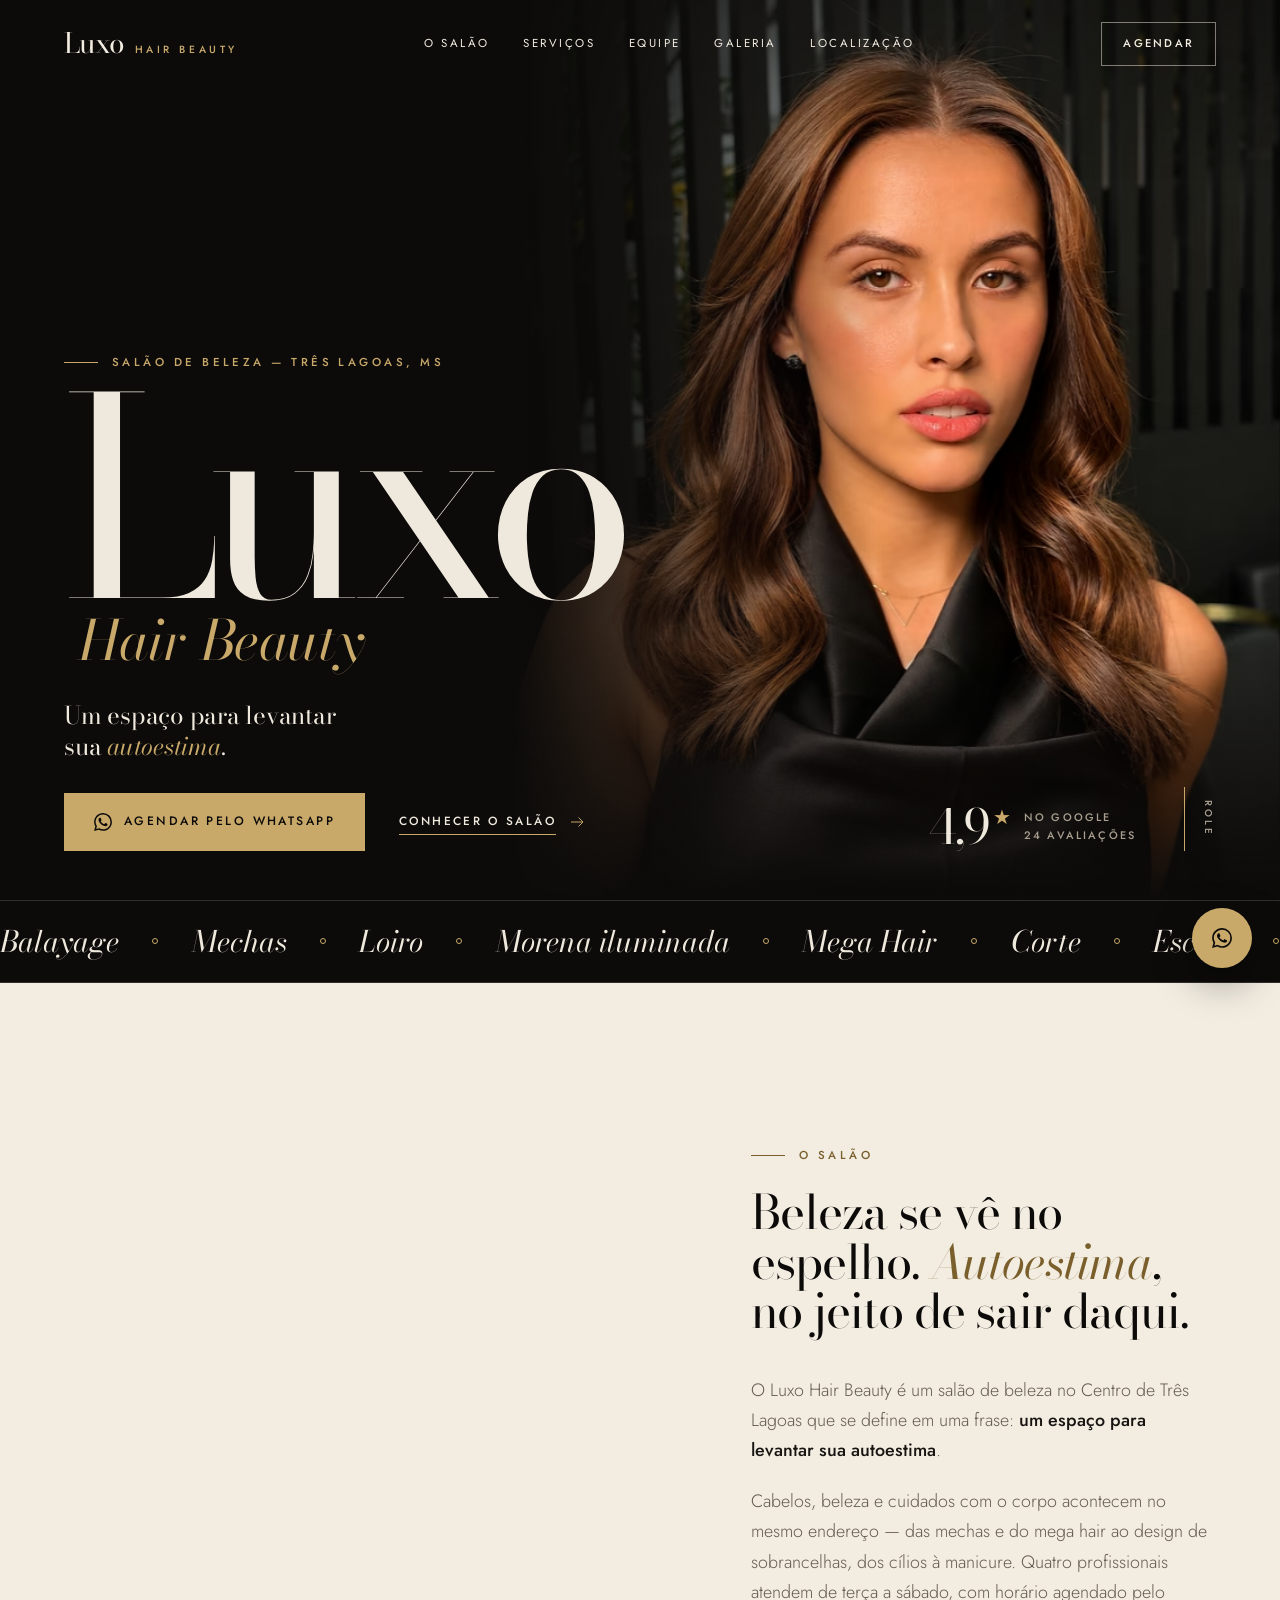
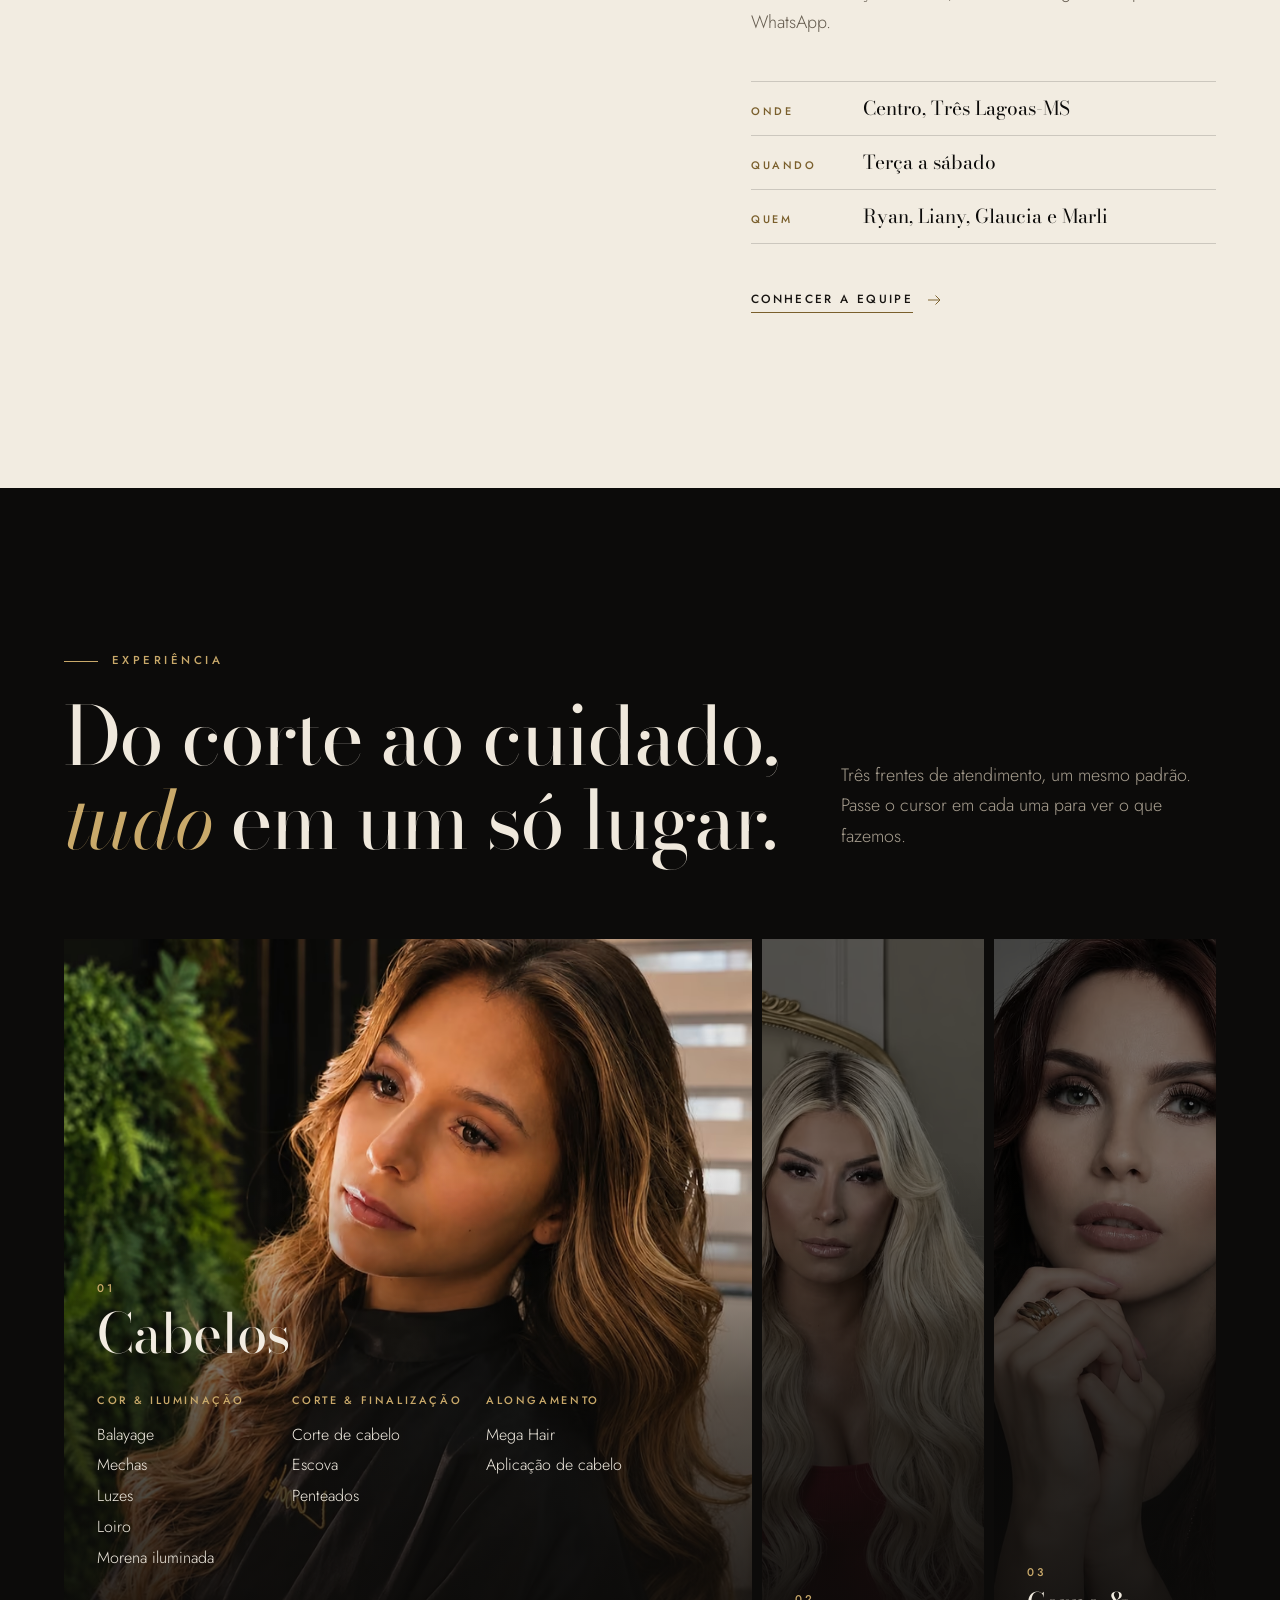
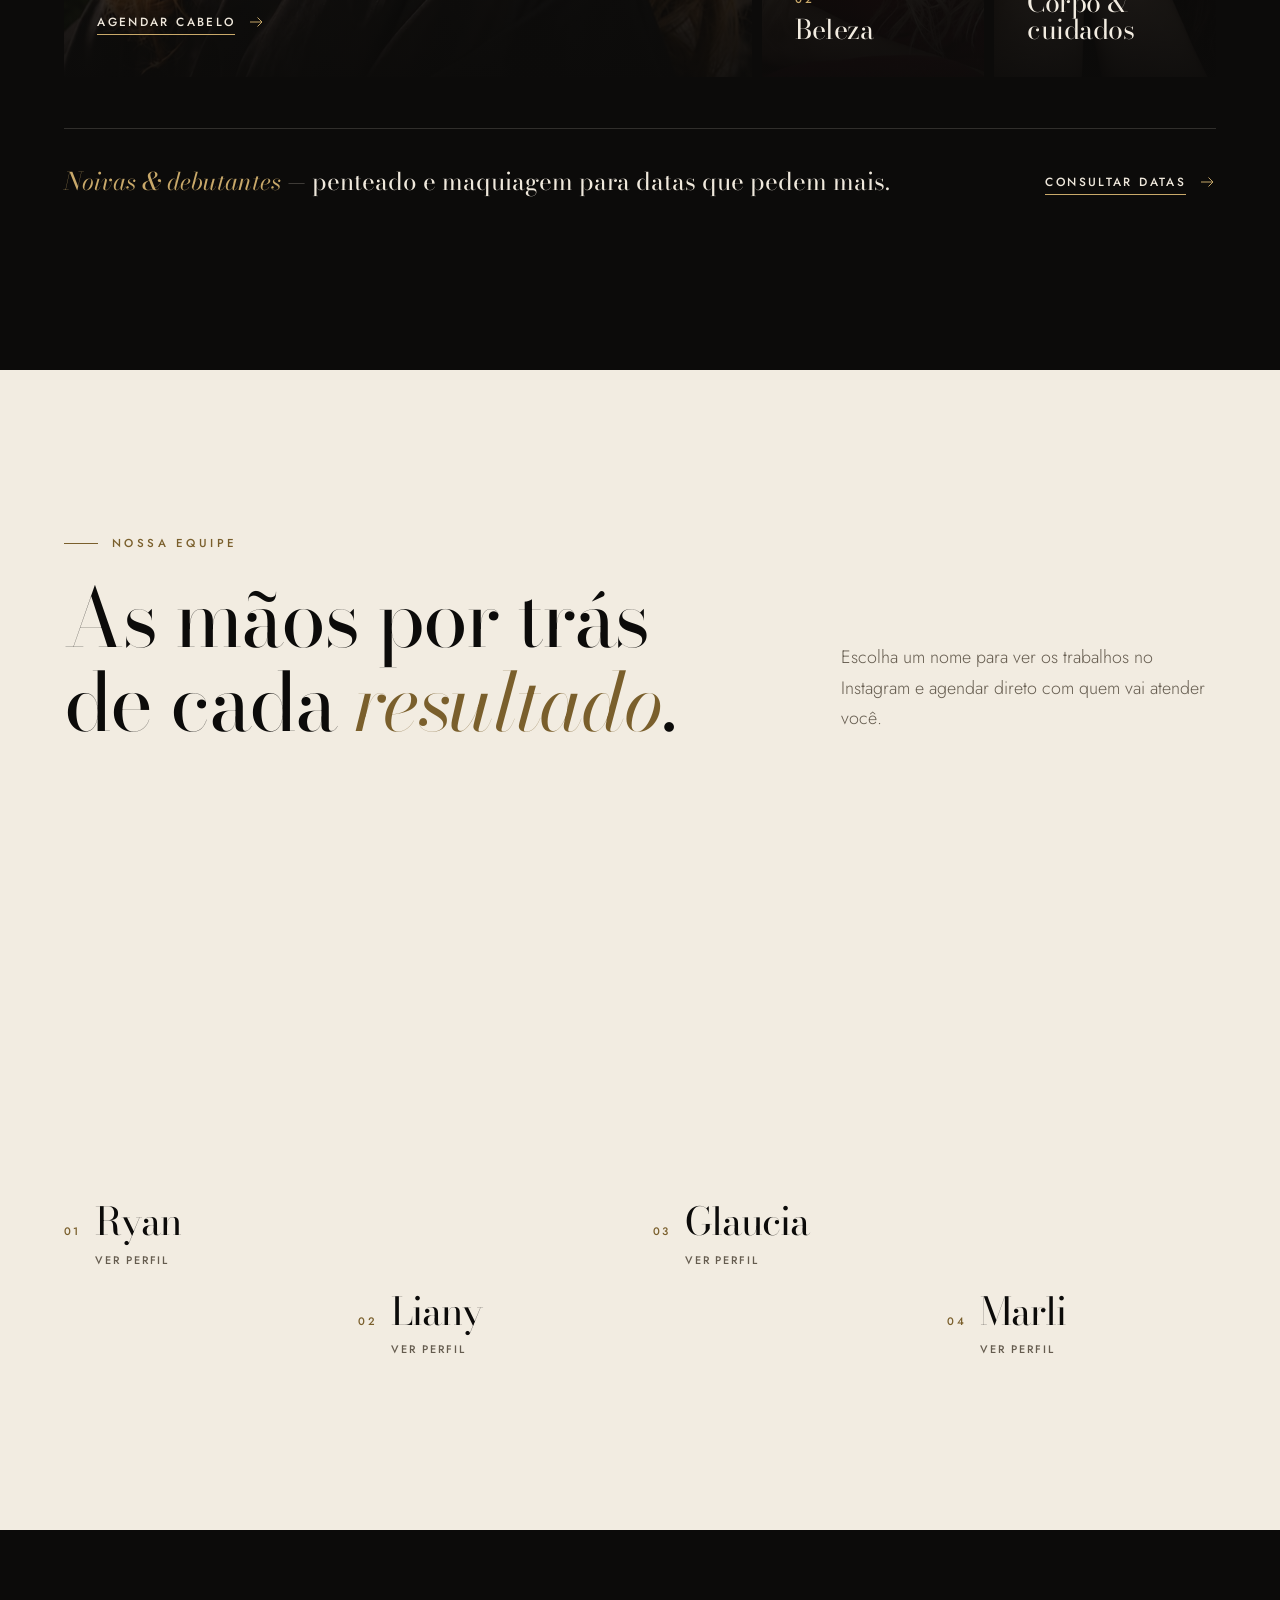
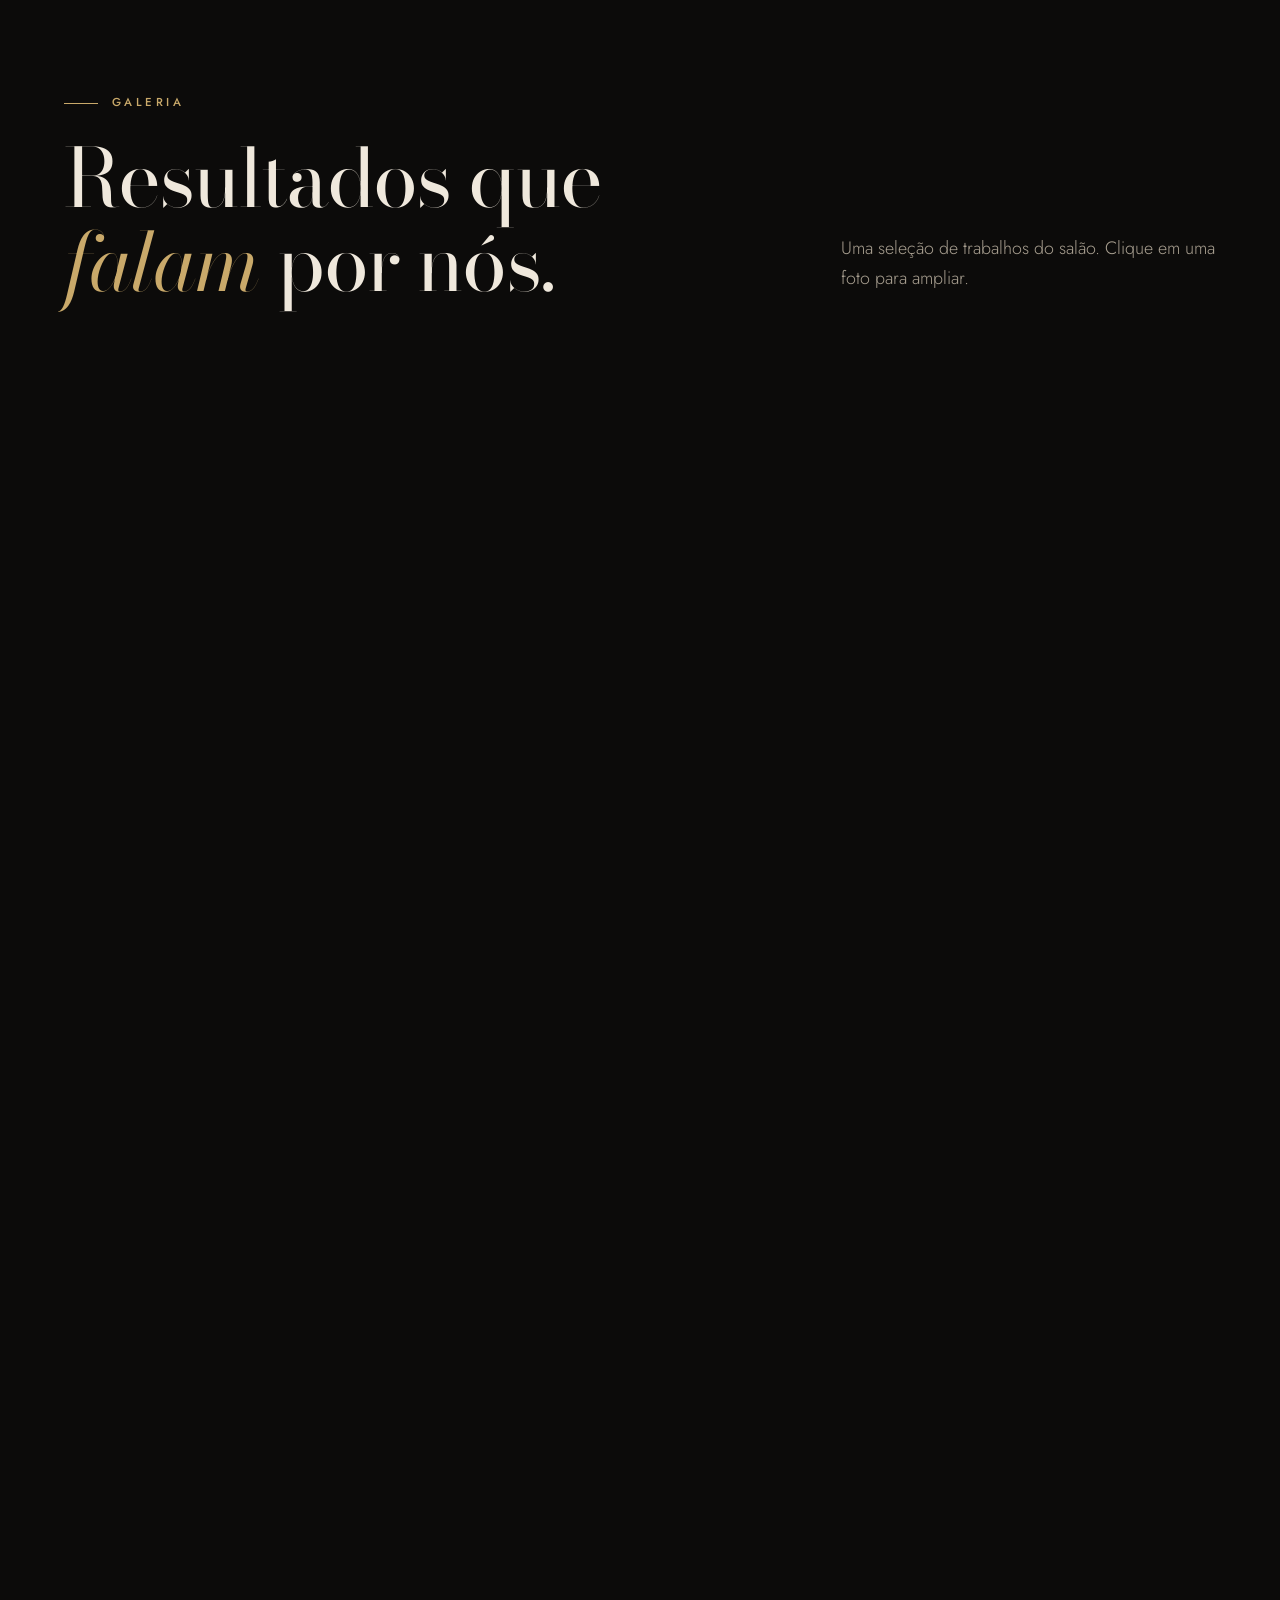
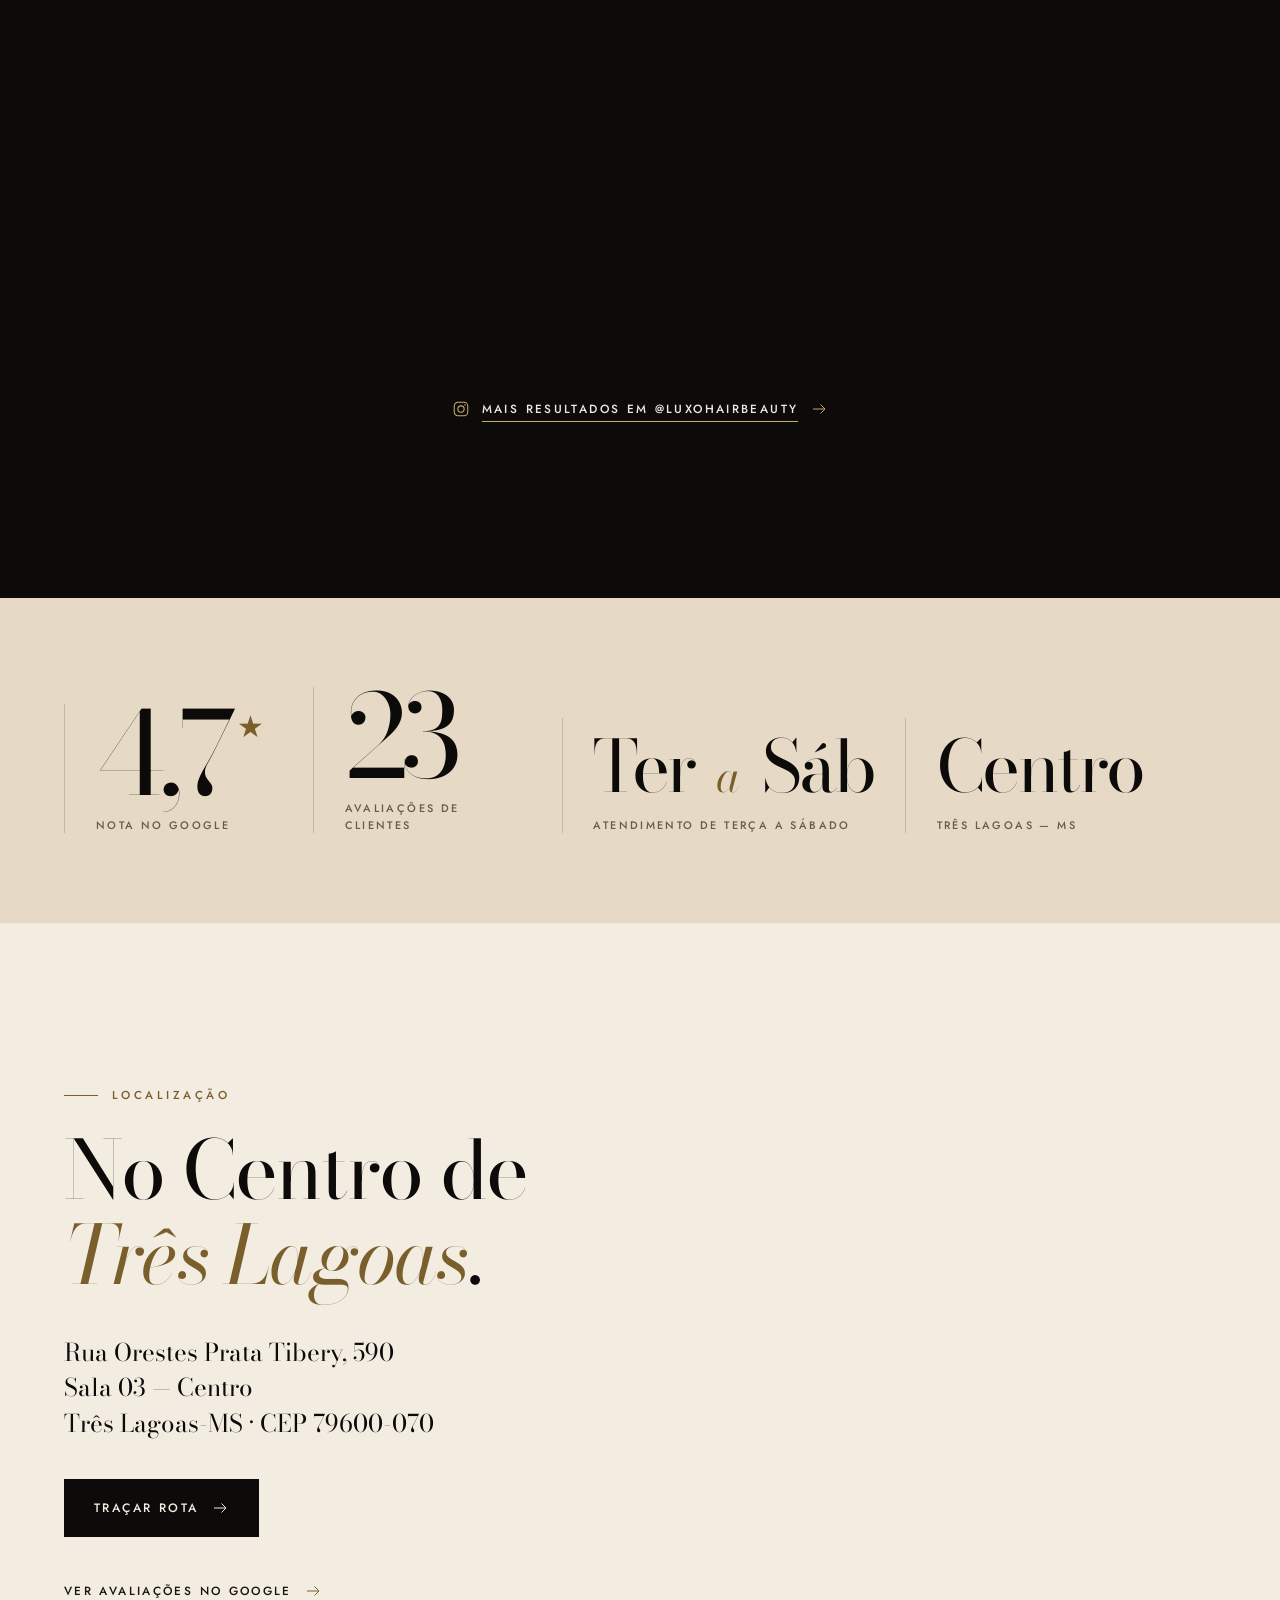
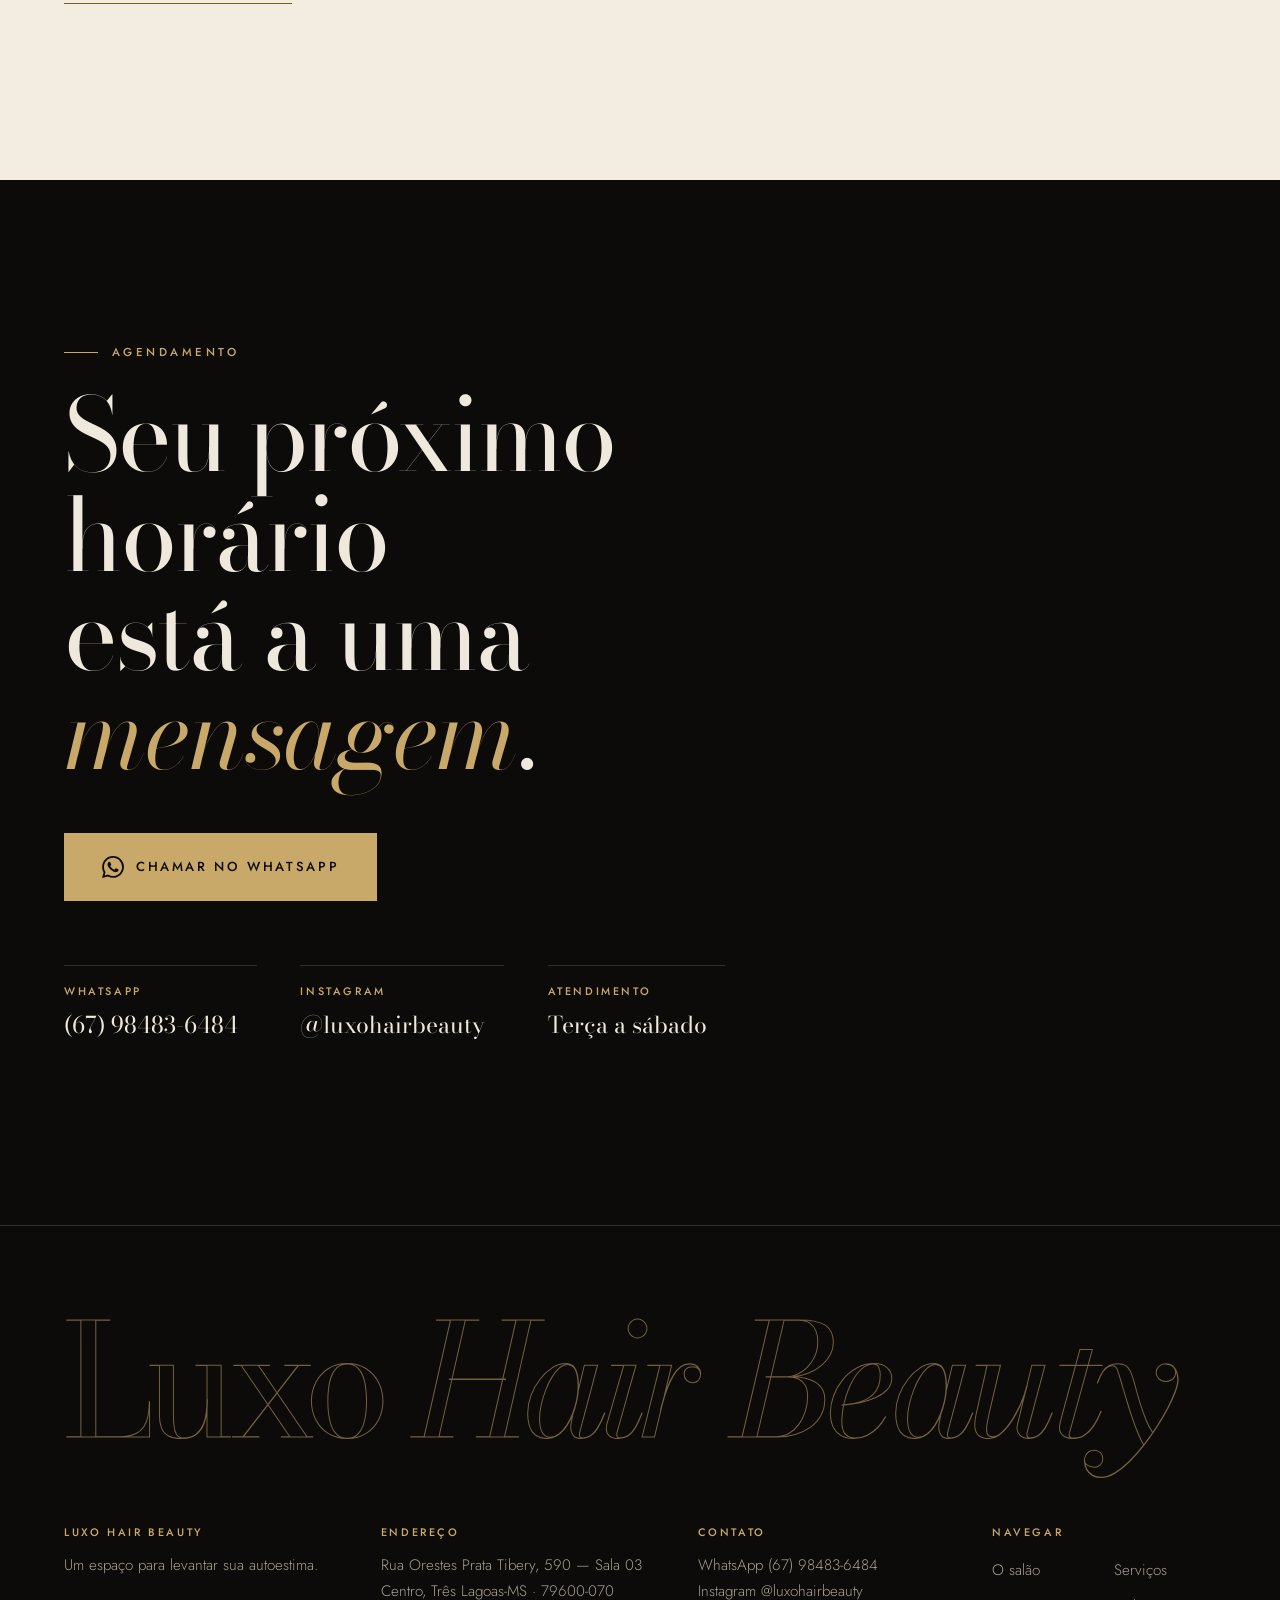
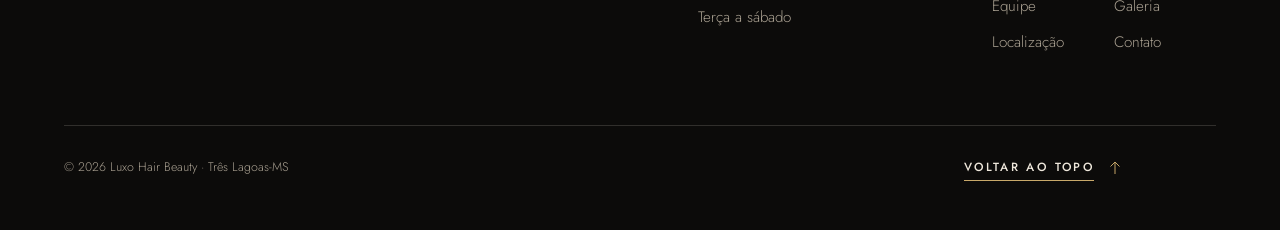
<file: index.html>
<!doctype html>
<html lang="pt-BR">
<head>
  <meta charset="utf-8">
  <meta name="viewport" content="width=device-width, initial-scale=1, viewport-fit=cover">
  <title>Luxo Hair Beauty — Salão de beleza em Três Lagoas-MS</title>
  <meta name="description" content="Salão de beleza em Três Lagoas-MS: mechas, loiro, mega hair, corte, sobrancelhas, cílios, maquiagem e manicure. Nota 4,9 no Google. Agende pelo WhatsApp.">
  <meta name="theme-color" content="#0c0b0a">
  <meta name="format-detection" content="telephone=no">
  <link rel="canonical" href="https://gs0275297-afk.github.io/Luxo-Hair-Beauty/">

  <meta property="og:type" content="website">
  <meta property="og:locale" content="pt_BR">
  <meta property="og:site_name" content="Luxo Hair Beauty">
  <meta property="og:title" content="Luxo Hair Beauty — Salão de beleza em Três Lagoas-MS">
  <meta property="og:description" content="Um espaço para levantar sua autoestima. Cabelos, beleza e cuidados no Centro de Três Lagoas. Agende pelo WhatsApp.">
  <meta property="og:url" content="https://gs0275297-afk.github.io/Luxo-Hair-Beauty/">
  <meta property="og:image" content="https://gs0275297-afk.github.io/Luxo-Hair-Beauty/assets/og-image.jpg">
  <meta property="og:image:width" content="1200">
  <meta property="og:image:height" content="630">
  <meta property="og:image:alt" content="Luxo Hair Beauty — salão de beleza em Três Lagoas-MS">
  <meta name="twitter:card" content="summary_large_image">

  <link rel="icon" href="favicon.ico" sizes="48x48">
  <link rel="icon" type="image/png" sizes="32x32" href="assets/favicon-32.png">
  <link rel="apple-touch-icon" href="assets/apple-touch-icon.png">
  <link rel="manifest" href="site.webmanifest">

  <script>document.documentElement.classList.add('js')</script>

  <link rel="preload" as="image" type="image/avif" fetchpriority="high"
        imagesrcset="assets/img/castanho-iluminado-ondas-480.avif 480w, assets/img/castanho-iluminado-ondas-800.avif 800w, assets/img/castanho-iluminado-ondas-1254.avif 1254w"
        imagesizes="(max-width: 899px) 135vw, 62vw">
  <link rel="preconnect" href="https://fonts.googleapis.com">
  <link rel="preconnect" href="https://fonts.gstatic.com" crossorigin>
  <link rel="stylesheet" href="https://fonts.googleapis.com/css2?family=Bodoni+Moda:ital,opsz,wght@0,6..96,400..500;1,6..96,400..500&family=Jost:wght@300;400;500&display=swap">
  <link rel="stylesheet" href="assets/css/style.css">

  <script type="application/ld+json">
  {
    "@context": "https://schema.org",
    "@type": "BeautySalon",
    "@id": "https://gs0275297-afk.github.io/Luxo-Hair-Beauty/#salao",
    "name": "Luxo Hair Beauty",
    "slogan": "Um espaço para levantar sua autoestima",
    "description": "Salão de beleza no Centro de Três Lagoas-MS: cabelos, sobrancelhas, cílios, maquiagem, manicure, depilação e cuidados com o corpo.",
    "url": "https://gs0275297-afk.github.io/Luxo-Hair-Beauty/",
    "image": "https://gs0275297-afk.github.io/Luxo-Hair-Beauty/assets/og-image.jpg",
    "logo": "https://gs0275297-afk.github.io/Luxo-Hair-Beauty/assets/icon-512.png",
    "telephone": "+55-67-98483-6484",
    "address": {
      "@type": "PostalAddress",
      "streetAddress": "Rua Orestes Prata Tibery, 590, Sala 03",
      "addressLocality": "Três Lagoas",
      "addressRegion": "MS",
      "postalCode": "79600-070",
      "addressCountry": "BR"
    },
    "areaServed": { "@type": "City", "name": "Três Lagoas" },
    "openingHours": "Tu-Sa",
    "hasMap": "https://www.google.com/maps/search/?api=1&query=Luxo%20Hair%20Beauty%2C%20Rua%20Orestes%20Prata%20Tibery%2C%20590%2C%20Tr%C3%AAs%20Lagoas%20-%20MS",
    "sameAs": ["https://www.instagram.com/luxohairbeauty/"],
    "contactPoint": {
      "@type": "ContactPoint",
      "contactType": "reservations",
      "telephone": "+55-67-98483-6484",
      "availableLanguage": "Portuguese"
    },
    "employee": [
      { "@type": "Person", "name": "Ryan" },
      { "@type": "Person", "name": "Liany" },
      { "@type": "Person", "name": "Glaucia" },
      { "@type": "Person", "name": "Marli" }
    ],
    "hasOfferCatalog": {
      "@type": "OfferCatalog",
      "name": "Serviços",
      "itemListElement": [
        {
          "@type": "OfferCatalog",
          "name": "Cabelos",
          "itemListElement": [
            { "@type": "Offer", "itemOffered": { "@type": "Service", "name": "Balayage" } },
            { "@type": "Offer", "itemOffered": { "@type": "Service", "name": "Mechas" } },
            { "@type": "Offer", "itemOffered": { "@type": "Service", "name": "Luzes" } },
            { "@type": "Offer", "itemOffered": { "@type": "Service", "name": "Loiro" } },
            { "@type": "Offer", "itemOffered": { "@type": "Service", "name": "Morena iluminada" } },
            { "@type": "Offer", "itemOffered": { "@type": "Service", "name": "Corte de cabelo" } },
            { "@type": "Offer", "itemOffered": { "@type": "Service", "name": "Escova" } },
            { "@type": "Offer", "itemOffered": { "@type": "Service", "name": "Penteados" } },
            { "@type": "Offer", "itemOffered": { "@type": "Service", "name": "Mega Hair" } },
            { "@type": "Offer", "itemOffered": { "@type": "Service", "name": "Aplicação de cabelo" } }
          ]
        },
        {
          "@type": "OfferCatalog",
          "name": "Beleza",
          "itemListElement": [
            { "@type": "Offer", "itemOffered": { "@type": "Service", "name": "Design de sobrancelhas" } },
            { "@type": "Offer", "itemOffered": { "@type": "Service", "name": "Design de sobrancelhas com linha" } },
            { "@type": "Offer", "itemOffered": { "@type": "Service", "name": "Brow lamination" } },
            { "@type": "Offer", "itemOffered": { "@type": "Service", "name": "Alongamento de cílios" } },
            { "@type": "Offer", "itemOffered": { "@type": "Service", "name": "Maquiagem" } }
          ]
        },
        {
          "@type": "OfferCatalog",
          "name": "Corpo e cuidados",
          "itemListElement": [
            { "@type": "Offer", "itemOffered": { "@type": "Service", "name": "Manicure" } },
            { "@type": "Offer", "itemOffered": { "@type": "Service", "name": "Pedicure" } },
            { "@type": "Offer", "itemOffered": { "@type": "Service", "name": "Spa dos pés" } },
            { "@type": "Offer", "itemOffered": { "@type": "Service", "name": "Depilação a laser" } },
            { "@type": "Offer", "itemOffered": { "@type": "Service", "name": "Depilação com cera" } },
            { "@type": "Offer", "itemOffered": { "@type": "Service", "name": "Massagem" } },
            { "@type": "Offer", "itemOffered": { "@type": "Service", "name": "Tratamentos para acne" } }
          ]
        }
      ]
    }
  }
  </script>
</head>

<body>
  <a class="skip" href="#conteudo">Pular para o conteúdo</a>

  <svg width="0" height="0" style="position:absolute" aria-hidden="true" focusable="false">
    <symbol id="i-wa" viewBox="0 0 24 24"><path fill="currentColor" d="M17.472 14.382c-.297-.149-1.758-.867-2.03-.967-.273-.099-.471-.148-.67.15-.197.297-.767.966-.94 1.164-.173.199-.347.223-.644.075-.297-.15-1.255-.463-2.39-1.475-.883-.788-1.48-1.761-1.653-2.059-.173-.297-.018-.458.13-.606.134-.133.298-.347.446-.52.149-.174.198-.298.298-.497.099-.198.05-.371-.025-.52-.075-.149-.669-1.612-.916-2.207-.242-.579-.487-.5-.669-.51-.173-.008-.371-.01-.57-.01-.198 0-.52.074-.792.372-.272.297-1.04 1.016-1.04 2.479 0 1.462 1.065 2.875 1.213 3.074.149.198 2.096 3.2 5.077 4.487.709.306 1.262.489 1.694.625.712.227 1.36.195 1.871.118.571-.085 1.758-.719 2.006-1.413.248-.694.248-1.289.173-1.413-.074-.124-.272-.198-.57-.347m-5.421 7.403h-.004a9.87 9.87 0 01-5.031-1.378l-.361-.214-3.741.982.998-3.648-.235-.374a9.86 9.86 0 01-1.51-5.26c.001-5.45 4.436-9.884 9.888-9.884 2.64 0 5.122 1.03 6.988 2.898a9.825 9.825 0 012.893 6.994c-.003 5.45-4.437 9.884-9.885 9.884m8.413-18.297A11.815 11.815 0 0012.05 0C5.495 0 .16 5.335.157 11.892c0 2.096.547 4.142 1.588 5.945L.057 24l6.305-1.654a11.882 11.882 0 005.683 1.448h.005c6.554 0 11.89-5.335 11.893-11.893a11.821 11.821 0 00-3.48-8.413z"/></symbol>
    <symbol id="i-ig" viewBox="0 0 24 24"><g fill="none" stroke="currentColor" stroke-width="1.4"><rect x="3" y="3" width="18" height="18" rx="5"/><circle cx="12" cy="12" r="4.2"/></g><circle cx="17.3" cy="6.7" r="1" fill="currentColor"/></symbol>
    <symbol id="i-arrow" viewBox="0 0 24 24"><path fill="none" stroke="currentColor" stroke-width="1.3" d="M4 12h16m-6-6 6 6-6 6"/></symbol>
    <symbol id="i-close" viewBox="0 0 24 24"><path fill="none" stroke="currentColor" stroke-width="1.3" d="m5 5 14 14M19 5 5 19"/></symbol>
  </svg>

  <!-- ============ HEADER ============ -->
  <header class="site-header" data-header>
    <a class="brand" href="#topo" aria-label="Luxo Hair Beauty — voltar ao início">
      <span class="brand__name">Luxo</span>
      <span class="brand__sub">Hair Beauty</span>
    </a>

    <nav class="nav" aria-label="Navegação principal">
      <a href="#salao">O salão</a>
      <a href="#servicos">Serviços</a>
      <a href="#equipe">Equipe</a>
      <a href="#galeria">Galeria</a>
      <a href="#localizacao">Localização</a>
    </nav>

    <a class="btn btn--line btn--sm header-cta" target="_blank" rel="noopener"
       href="https://wa.me/5567984836484?text=Ol%C3%A1!%20Vim%20pelo%20site%20e%20gostaria%20de%20agendar%20um%20hor%C3%A1rio%20no%20Luxo%20Hair%20Beauty.">
      <span>Agendar</span>
    </a>

    <button class="menu-toggle" type="button" aria-expanded="false" aria-controls="menu" data-menu-toggle>
      <span class="menu-toggle__label">Menu</span>
      <span class="menu-toggle__bars" aria-hidden="true"><i></i><i></i></span>
    </button>
  </header>

  <div class="menu" id="menu" data-menu inert>
    <nav class="menu__nav" aria-label="Menu">
      <a href="#salao"><small>01</small>O salão</a>
      <a href="#servicos"><small>02</small>Serviços</a>
      <a href="#equipe"><small>03</small>Equipe</a>
      <a href="#galeria"><small>04</small>Galeria</a>
      <a href="#localizacao"><small>05</small>Localização</a>
      <a href="#contato"><small>06</small>Contato</a>
    </nav>
    <div class="menu__foot">
      <a class="btn btn--gold" target="_blank" rel="noopener"
         href="https://wa.me/5567984836484?text=Ol%C3%A1!%20Vim%20pelo%20site%20e%20gostaria%20de%20agendar%20um%20hor%C3%A1rio%20no%20Luxo%20Hair%20Beauty.">
        <svg class="ico" aria-hidden="true"><use href="#i-wa"/></svg><span>Agendar pelo WhatsApp</span>
      </a>
      <p>Rua Orestes Prata Tibery, 590 — Centro<br>Três Lagoas-MS · Terça a sábado</p>
    </div>
  </div>

  <main id="conteudo">

    <!-- ============ HERO ============ -->
    <section class="hero" id="topo" aria-label="Luxo Hair Beauty">
      <div class="hero__media" data-parallax="-0.16">
        <picture>
          <source type="image/avif" sizes="(max-width: 899px) 135vw, 62vw"
                  srcset="assets/img/castanho-iluminado-ondas-480.avif 480w, assets/img/castanho-iluminado-ondas-800.avif 800w, assets/img/castanho-iluminado-ondas-1254.avif 1254w">
          <source type="image/webp" sizes="(max-width: 899px) 135vw, 62vw"
                  srcset="assets/img/castanho-iluminado-ondas-480.webp 480w, assets/img/castanho-iluminado-ondas-800.webp 800w, assets/img/castanho-iluminado-ondas-1254.webp 1254w">
          <img src="assets/img/castanho-iluminado-ondas-800.jpg" width="1254" height="1254" fetchpriority="high" decoding="async"
               alt="Cliente do Luxo Hair Beauty com cabelo castanho iluminado e ondas definidas">
        </picture>
      </div>

      <div class="hero__content">
        <p class="eyebrow hero__eyebrow">Salão de beleza — Três Lagoas, MS</p>
        <h1 class="hero__title">
          <span class="hero__line"><span>Luxo</span></span>
          <span class="hero__line hero__line--sub"><span>Hair Beauty</span></span>
        </h1>
        <p class="hero__tagline">Um espaço para levantar sua <em>autoestima</em>.</p>
        <div class="hero__actions">
          <a class="btn btn--gold" target="_blank" rel="noopener"
             href="https://wa.me/5567984836484?text=Ol%C3%A1!%20Vim%20pelo%20site%20e%20gostaria%20de%20agendar%20um%20hor%C3%A1rio%20no%20Luxo%20Hair%20Beauty.">
            <svg class="ico" aria-hidden="true"><use href="#i-wa"/></svg><span>Agendar pelo WhatsApp</span>
          </a>
          <a class="link-arrow" href="#salao"><span>Conhecer o salão</span><svg class="ico" aria-hidden="true"><use href="#i-arrow"/></svg></a>
        </div>
      </div>

      <div class="hero__aside">
        <a class="rating" target="_blank" rel="noopener"
           href="https://www.google.com/maps/search/?api=1&query=Luxo%20Hair%20Beauty%2C%20Rua%20Orestes%20Prata%20Tibery%2C%20590%2C%20Tr%C3%AAs%20Lagoas%20-%20MS"
           aria-label="Nota 4,9 no Google, com 24 avaliações. Abrir no Google Maps.">
          <span class="rating__score">4,9<i aria-hidden="true">★</i></span>
          <span class="rating__text">no Google<br>24 avaliações</span>
        </a>
        <span class="hero__scroll" aria-hidden="true">Role</span>
      </div>
    </section>

    <!-- faixa de serviços -->
    <div class="marquee" aria-hidden="true">
      <div class="marquee__track">
        <span>Balayage</span><span>Mechas</span><span>Loiro</span><span>Morena iluminada</span><span>Mega Hair</span><span>Corte</span><span>Escova</span><span>Penteados</span><span>Sobrancelhas</span><span>Cílios</span><span>Maquiagem</span><span>Manicure</span><span>Spa dos pés</span>
        <span>Balayage</span><span>Mechas</span><span>Loiro</span><span>Morena iluminada</span><span>Mega Hair</span><span>Corte</span><span>Escova</span><span>Penteados</span><span>Sobrancelhas</span><span>Cílios</span><span>Maquiagem</span><span>Manicure</span><span>Spa dos pés</span>
      </div>
    </div>

    <!-- ============ O SALÃO ============ -->
    <section class="section about is-light" id="salao" aria-labelledby="salao-titulo">
      <div class="wrap about__grid">
        <div class="about__media">
          <div class="about__img about__img--main frame" data-reveal="clip-up">
            <picture>
              <source type="image/avif" sizes="(max-width: 899px) 88vw, 44vw"
                      srcset="assets/img/ruivo-acobreado-luxo-hair-480.avif 480w, assets/img/ruivo-acobreado-luxo-hair-800.avif 800w, assets/img/ruivo-acobreado-luxo-hair-1089.avif 1089w">
              <source type="image/webp" sizes="(max-width: 899px) 88vw, 44vw"
                      srcset="assets/img/ruivo-acobreado-luxo-hair-480.webp 480w, assets/img/ruivo-acobreado-luxo-hair-800.webp 800w, assets/img/ruivo-acobreado-luxo-hair-1089.webp 1089w">
              <img src="assets/img/ruivo-acobreado-luxo-hair-800.jpg" width="1089" height="1444" loading="lazy" decoding="async" data-parallax-in
                   alt="Cliente sorrindo com cabelo ruivo acobreado e capa bordada Luxo Hair, dentro do salão">
            </picture>
          </div>
          <div class="about__img about__img--sub frame" data-reveal="clip-left" data-parallax="0.1" style="--d:.2s">
            <picture>
              <source type="image/avif" sizes="(max-width: 899px) 44vw, 20vw"
                      srcset="assets/img/castanho-caramelo-longo-480.avif 480w, assets/img/castanho-caramelo-longo-800.avif 800w">
              <source type="image/webp" sizes="(max-width: 899px) 44vw, 20vw"
                      srcset="assets/img/castanho-caramelo-longo-480.webp 480w, assets/img/castanho-caramelo-longo-800.webp 800w">
              <img src="assets/img/castanho-caramelo-longo-800.jpg" width="1270" height="1239" loading="lazy" decoding="async"
                   alt="Cabelo castanho longo com pontas em tom caramelo e ondas largas">
            </picture>
          </div>
        </div>

        <div class="about__text">
          <p class="eyebrow" data-reveal>O salão</p>
          <h2 class="display" id="salao-titulo" data-split>Beleza se vê no espelho. <em>Autoestima</em>, no jeito de sair daqui.</h2>
          <div class="prose" data-reveal style="--d:.15s">
            <p>O Luxo Hair Beauty é um salão de beleza no Centro de Três Lagoas que se define em uma frase: <strong>um espaço para levantar sua autoestima</strong>.</p>
            <p>Cabelos, beleza e cuidados com o corpo acontecem no mesmo endereço — das mechas e do mega hair ao design de sobrancelhas, dos cílios à manicure. Quatro profissionais atendem de terça a sábado, com horário agendado pelo WhatsApp.</p>
          </div>
          <dl class="facts-list" data-reveal style="--d:.25s">
            <div><dt>Onde</dt><dd>Centro, Três Lagoas-MS</dd></div>
            <div><dt>Quando</dt><dd>Terça a sábado</dd></div>
            <div><dt>Quem</dt><dd>Ryan, Liany, Glaucia e Marli</dd></div>
          </dl>
          <a class="link-arrow" href="#equipe" data-reveal style="--d:.3s"><span>Conhecer a equipe</span><svg class="ico" aria-hidden="true"><use href="#i-arrow"/></svg></a>
        </div>
      </div>
    </section>

    <!-- ============ SERVIÇOS ============ -->
    <section class="section services" id="servicos" aria-labelledby="servicos-titulo">
      <div class="wrap">
        <header class="sec-head">
          <div>
            <p class="eyebrow" data-reveal>Experiência</p>
            <h2 class="display" id="servicos-titulo" data-split>Do corte ao cuidado, <em>tudo</em> em um só lugar.</h2>
          </div>
          <p class="sec-head__aside" data-reveal style="--d:.15s">Três frentes de atendimento, um mesmo padrão. <span class="only-hover">Passe o cursor</span><span class="only-touch">Toque</span> em cada uma para ver o que fazemos.</p>
        </header>

        <div class="svc" data-svc data-reveal>
          <article class="svc__panel is-active" data-svc-panel>
            <picture class="svc__media">
              <source type="image/avif" sizes="(max-width: 899px) 150vw, 55vw"
                      srcset="assets/img/balayage-mel-ondas-480.avif 480w, assets/img/balayage-mel-ondas-800.avif 800w, assets/img/balayage-mel-ondas-1097.avif 1097w">
              <source type="image/webp" sizes="(max-width: 899px) 150vw, 55vw"
                      srcset="assets/img/balayage-mel-ondas-480.webp 480w, assets/img/balayage-mel-ondas-800.webp 800w, assets/img/balayage-mel-ondas-1097.webp 1097w">
              <img src="assets/img/balayage-mel-ondas-800.jpg" width="1097" height="1434" loading="lazy" decoding="async"
                   alt="Cabelo com mechas em tom mel e ondas, finalizado no Luxo Hair Beauty">
            </picture>
            <div class="svc__content">
              <h3 class="svc__title">
                <button type="button" aria-expanded="true" aria-controls="svc-cabelos">
                  <span class="svc__num" aria-hidden="true">01</span><span>Cabelos</span><i class="svc__plus" aria-hidden="true"></i>
                </button>
              </h3>
              <div class="svc__body" id="svc-cabelos">
                <div class="svc__inner">
                  <div class="svc__groups">
                    <div><h4>Cor &amp; iluminação</h4><ul><li>Balayage</li><li>Mechas</li><li>Luzes</li><li>Loiro</li><li>Morena iluminada</li></ul></div>
                    <div><h4>Corte &amp; finalização</h4><ul><li>Corte de cabelo</li><li>Escova</li><li>Penteados</li></ul></div>
                    <div><h4>Alongamento</h4><ul><li>Mega Hair</li><li>Aplicação de cabelo</li></ul></div>
                  </div>
                  <a class="link-arrow" target="_blank" rel="noopener"
                     href="https://wa.me/5567984836484?text=Ol%C3%A1!%20Gostaria%20de%20agendar%20um%20hor%C3%A1rio%20para%20cabelo%20no%20Luxo%20Hair%20Beauty.">
                    <span>Agendar cabelo</span><svg class="ico" aria-hidden="true"><use href="#i-arrow"/></svg>
                  </a>
                </div>
              </div>
            </div>
          </article>

          <article class="svc__panel" data-svc-panel>
            <picture class="svc__media">
              <source type="image/avif" sizes="(max-width: 899px) 150vw, 55vw"
                      srcset="assets/img/loiro-longo-ondulado-480.avif 480w, assets/img/loiro-longo-ondulado-800.avif 800w, assets/img/loiro-longo-ondulado-1100.avif 1100w">
              <source type="image/webp" sizes="(max-width: 899px) 150vw, 55vw"
                      srcset="assets/img/loiro-longo-ondulado-480.webp 480w, assets/img/loiro-longo-ondulado-800.webp 800w, assets/img/loiro-longo-ondulado-1100.webp 1100w">
              <img src="assets/img/loiro-longo-ondulado-800.jpg" width="1100" height="1429" loading="lazy" decoding="async" style="object-position:50% 22%"
                   alt="Cliente maquiada, com cílios marcados e cabelo loiro longo ondulado">
            </picture>
            <div class="svc__content">
              <h3 class="svc__title">
                <button type="button" aria-expanded="false" aria-controls="svc-beleza">
                  <span class="svc__num" aria-hidden="true">02</span><span>Beleza</span><i class="svc__plus" aria-hidden="true"></i>
                </button>
              </h3>
              <div class="svc__body" id="svc-beleza">
                <div class="svc__inner">
                  <div class="svc__groups">
                    <div><h4>Sobrancelhas</h4><ul><li>Design de sobrancelhas</li><li>Design com linha</li><li>Brow lamination</li></ul></div>
                    <div><h4>Cílios &amp; maquiagem</h4><ul><li>Alongamento de cílios</li><li>Maquiagem</li></ul></div>
                  </div>
                  <a class="link-arrow" target="_blank" rel="noopener"
                     href="https://wa.me/5567984836484?text=Ol%C3%A1!%20Gostaria%20de%20agendar%20um%20hor%C3%A1rio%20para%20sobrancelhas%2C%20c%C3%ADlios%20ou%20maquiagem%20no%20Luxo%20Hair%20Beauty.">
                    <span>Agendar beleza</span><svg class="ico" aria-hidden="true"><use href="#i-arrow"/></svg>
                  </a>
                </div>
              </div>
            </div>
          </article>

          <article class="svc__panel" data-svc-panel>
            <picture class="svc__media">
              <source type="image/avif" sizes="(max-width: 899px) 150vw, 55vw"
                      srcset="assets/img/ruivo-borgonha-ondas-480.avif 480w, assets/img/ruivo-borgonha-ondas-800.avif 800w, assets/img/ruivo-borgonha-ondas-1099.avif 1099w">
              <source type="image/webp" sizes="(max-width: 899px) 150vw, 55vw"
                      srcset="assets/img/ruivo-borgonha-ondas-480.webp 480w, assets/img/ruivo-borgonha-ondas-800.webp 800w, assets/img/ruivo-borgonha-ondas-1099.webp 1099w">
              <img src="assets/img/ruivo-borgonha-ondas-800.jpg" width="1099" height="1431" loading="lazy" decoding="async" style="object-position:50% 40%"
                   alt="Retrato de cliente com unhas feitas, maquiagem e cabelo ruivo em ondas">
            </picture>
            <div class="svc__content">
              <h3 class="svc__title">
                <button type="button" aria-expanded="false" aria-controls="svc-corpo">
                  <span class="svc__num" aria-hidden="true">03</span><span>Corpo &amp; cuidados</span><i class="svc__plus" aria-hidden="true"></i>
                </button>
              </h3>
              <div class="svc__body" id="svc-corpo">
                <div class="svc__inner">
                  <div class="svc__groups">
                    <div><h4>Mãos &amp; pés</h4><ul><li>Manicure</li><li>Pedicure</li><li>Spa dos pés</li></ul></div>
                    <div><h4>Depilação</h4><ul><li>Depilação a laser</li><li>Depilação com cera</li></ul></div>
                    <div><h4>Pele &amp; bem-estar</h4><ul><li>Massagem</li><li>Tratamentos para acne</li></ul></div>
                  </div>
                  <a class="link-arrow" target="_blank" rel="noopener"
                     href="https://wa.me/5567984836484?text=Ol%C3%A1!%20Gostaria%20de%20saber%20mais%20sobre%20os%20cuidados%20de%20m%C3%A3os%2C%20p%C3%A9s%20e%20corpo%20do%20Luxo%20Hair%20Beauty.">
                    <span>Agendar cuidados</span><svg class="ico" aria-hidden="true"><use href="#i-arrow"/></svg>
                  </a>
                </div>
              </div>
            </div>
          </article>
        </div>

        <p class="services__note" data-reveal>
          <span><em>Noivas &amp; debutantes</em> — penteado e maquiagem para datas que pedem mais.</span>
          <a class="link-arrow" target="_blank" rel="noopener"
             href="https://wa.me/5567984836484?text=Ol%C3%A1!%20Gostaria%20de%20consultar%20penteado%20e%20maquiagem%20para%20noiva%2Fdebutante%20no%20Luxo%20Hair%20Beauty.">
            <span>Consultar datas</span><svg class="ico" aria-hidden="true"><use href="#i-arrow"/></svg>
          </a>
        </p>
      </div>
    </section>

    <!-- ============ EQUIPE ============ -->
    <section class="section team is-light" id="equipe" aria-labelledby="equipe-titulo">
      <div class="wrap">
        <header class="sec-head">
          <div>
            <p class="eyebrow" data-reveal>Nossa equipe</p>
            <h2 class="display" id="equipe-titulo" data-split>As mãos por trás de cada <em>resultado</em>.</h2>
          </div>
          <p class="sec-head__aside" data-reveal style="--d:.15s">Escolha um nome para ver os trabalhos no Instagram e agendar direto com quem vai atender você.</p>
        </header>

        <ul class="team__list" data-team>
          <li class="member" data-member="ryan">
            <a class="member__card" data-cursor="Perfil" target="_blank" rel="noopener"
               href="https://wa.me/5567984836484?text=Ol%C3%A1!%20Gostaria%20de%20agendar%20um%20hor%C3%A1rio%20com%20Ryan%20no%20Luxo%20Hair%20Beauty."
               aria-label="Ryan — ver perfil e agendar">
              <span class="member__portrait" data-reveal="clip-up">
                <span class="member__letter" aria-hidden="true" data-letter="R">R</span>
              </span>
            </a>
            <div class="member__info" data-reveal style="--d:.2s">
              <span class="member__num" aria-hidden="true">01</span>
              <h3 class="member__name">Ryan</h3>
              <span class="member__more" aria-hidden="true">Ver perfil</span>
            </div>
          </li>
          <li class="member" data-member="liany">
            <a class="member__card" data-cursor="Perfil" target="_blank" rel="noopener"
               href="https://wa.me/5567984836484?text=Ol%C3%A1!%20Gostaria%20de%20agendar%20um%20hor%C3%A1rio%20com%20Liany%20no%20Luxo%20Hair%20Beauty."
               aria-label="Liany — ver perfil e agendar">
              <span class="member__portrait" data-reveal="clip-right" style="--d:.1s">
                <span class="member__letter" aria-hidden="true" data-letter="L">L</span>
              </span>
            </a>
            <div class="member__info" data-reveal style="--d:.3s">
              <span class="member__num" aria-hidden="true">02</span>
              <h3 class="member__name">Liany</h3>
              <span class="member__more" aria-hidden="true">Ver perfil</span>
            </div>
          </li>
          <li class="member" data-member="glaucia">
            <a class="member__card" data-cursor="Perfil" target="_blank" rel="noopener"
               href="https://wa.me/5567984836484?text=Ol%C3%A1!%20Gostaria%20de%20agendar%20um%20hor%C3%A1rio%20com%20Glaucia%20no%20Luxo%20Hair%20Beauty."
               aria-label="Glaucia — ver perfil e agendar">
              <span class="member__portrait" data-reveal="clip-down" style="--d:.2s">
                <span class="member__letter" aria-hidden="true" data-letter="G">G</span>
              </span>
            </a>
            <div class="member__info" data-reveal style="--d:.4s">
              <span class="member__num" aria-hidden="true">03</span>
              <h3 class="member__name">Glaucia</h3>
              <span class="member__more" aria-hidden="true">Ver perfil</span>
            </div>
          </li>
          <li class="member" data-member="marli">
            <a class="member__card" data-cursor="Perfil" target="_blank" rel="noopener"
               href="https://wa.me/5567984836484?text=Ol%C3%A1!%20Gostaria%20de%20agendar%20um%20hor%C3%A1rio%20com%20Marli%20no%20Luxo%20Hair%20Beauty."
               aria-label="Marli — ver perfil e agendar">
              <span class="member__portrait" data-reveal="clip-center" style="--d:.3s">
                <span class="member__letter" aria-hidden="true" data-letter="M">M</span>
              </span>
            </a>
            <div class="member__info" data-reveal style="--d:.5s">
              <span class="member__num" aria-hidden="true">04</span>
              <h3 class="member__name">Marli</h3>
              <span class="member__more" aria-hidden="true">Ver perfil</span>
            </div>
          </li>
        </ul>
        <p class="team__hint" aria-hidden="true">Deslize para ver a equipe</p>
      </div>
    </section>

    <!-- ============ GALERIA ============ -->
    <section class="section gallery" id="galeria" aria-labelledby="galeria-titulo">
      <div class="wrap">
        <header class="sec-head">
          <div>
            <p class="eyebrow" data-reveal>Galeria</p>
            <h2 class="display" id="galeria-titulo" data-split>Resultados que <em>falam</em> por nós.</h2>
          </div>
          <p class="sec-head__aside" data-reveal style="--d:.15s">Uma seleção de trabalhos do salão. <span class="only-hover">Clique</span><span class="only-touch">Toque</span> em uma foto para ampliar.</p>
        </header>

        <div class="gallery__grid" data-gallery>
          <div class="gallery__col" data-parallax="0.04">
            <a class="shot shot--tall" data-g="1" href="assets/img/balayage-mel-ondas-1097.webp" data-shot data-cursor="Ampliar" data-reveal="clip-up">
              <picture>
                <source type="image/avif" sizes="(max-width: 899px) 92vw, 36vw" srcset="assets/img/balayage-mel-ondas-480.avif 480w, assets/img/balayage-mel-ondas-800.avif 800w, assets/img/balayage-mel-ondas-1097.avif 1097w">
                <source type="image/webp" sizes="(max-width: 899px) 92vw, 36vw" srcset="assets/img/balayage-mel-ondas-480.webp 480w, assets/img/balayage-mel-ondas-800.webp 800w, assets/img/balayage-mel-ondas-1097.webp 1097w">
                <img src="assets/img/balayage-mel-ondas-800.jpg" width="1097" height="1434" loading="lazy" decoding="async" alt="Mechas em tom mel com ondas soltas, cliente com a capa Luxo Hair">
              </picture>
              <span class="shot__cap"><span>Mechas mel</span><i>01</i></span>
            </a>
            <a class="shot shot--square" data-g="2" href="assets/img/morena-escova-ondas-1254.webp" data-shot data-cursor="Ampliar" data-reveal="clip-up">
              <picture>
                <source type="image/avif" sizes="(max-width: 899px) 46vw, 36vw" srcset="assets/img/morena-escova-ondas-480.avif 480w, assets/img/morena-escova-ondas-800.avif 800w, assets/img/morena-escova-ondas-1254.avif 1254w">
                <source type="image/webp" sizes="(max-width: 899px) 46vw, 36vw" srcset="assets/img/morena-escova-ondas-480.webp 480w, assets/img/morena-escova-ondas-800.webp 800w, assets/img/morena-escova-ondas-1254.webp 1254w">
                <img src="assets/img/morena-escova-ondas-800.jpg" width="1254" height="1254" loading="lazy" decoding="async" alt="Cabelo castanho-escuro com escova modelada e ondas volumosas">
              </picture>
              <span class="shot__cap"><span>Morena · escova</span><i>02</i></span>
            </a>
            <a class="shot shot--tall" data-g="3" href="assets/img/corte-camadas-castanho-1087.webp" data-shot data-cursor="Ampliar" data-reveal="clip-up">
              <picture>
                <source type="image/avif" sizes="(max-width: 899px) 46vw, 36vw" srcset="assets/img/corte-camadas-castanho-480.avif 480w, assets/img/corte-camadas-castanho-800.avif 800w, assets/img/corte-camadas-castanho-1087.avif 1087w">
                <source type="image/webp" sizes="(max-width: 899px) 46vw, 36vw" srcset="assets/img/corte-camadas-castanho-480.webp 480w, assets/img/corte-camadas-castanho-800.webp 800w, assets/img/corte-camadas-castanho-1087.webp 1087w">
                <img src="assets/img/corte-camadas-castanho-800.jpg" width="1087" height="1447" loading="lazy" decoding="async" alt="Corte longo em camadas em cabelo castanho, cliente sorrindo de perfil">
              </picture>
              <span class="shot__cap"><span>Corte em camadas</span><i>03</i></span>
            </a>
          </div>

          <div class="gallery__col" data-parallax="-0.07">
            <a class="shot shot--square" data-g="4" href="assets/img/castanho-iluminado-ondas-1254.webp" data-shot data-cursor="Ampliar" data-reveal="clip-up">
              <picture>
                <source type="image/avif" sizes="(max-width: 899px) 78vw, 28vw" srcset="assets/img/castanho-iluminado-ondas-480.avif 480w, assets/img/castanho-iluminado-ondas-800.avif 800w, assets/img/castanho-iluminado-ondas-1254.avif 1254w">
                <source type="image/webp" sizes="(max-width: 899px) 78vw, 28vw" srcset="assets/img/castanho-iluminado-ondas-480.webp 480w, assets/img/castanho-iluminado-ondas-800.webp 800w, assets/img/castanho-iluminado-ondas-1254.webp 1254w">
                <img src="assets/img/castanho-iluminado-ondas-800.jpg" width="1254" height="1254" loading="lazy" decoding="async" alt="Cabelo castanho iluminado na altura dos ombros com ondas definidas">
              </picture>
              <span class="shot__cap"><span>Castanho iluminado</span><i>04</i></span>
            </a>
            <a class="shot shot--tall" data-g="5" href="assets/img/morena-iluminada-mechas-1095.webp" data-shot data-cursor="Ampliar" data-reveal="clip-up">
              <picture>
                <source type="image/avif" sizes="(max-width: 899px) 46vw, 28vw" srcset="assets/img/morena-iluminada-mechas-480.avif 480w, assets/img/morena-iluminada-mechas-800.avif 800w, assets/img/morena-iluminada-mechas-1095.avif 1095w">
                <source type="image/webp" sizes="(max-width: 899px) 46vw, 28vw" srcset="assets/img/morena-iluminada-mechas-480.webp 480w, assets/img/morena-iluminada-mechas-800.webp 800w, assets/img/morena-iluminada-mechas-1095.webp 1095w">
                <img src="assets/img/morena-iluminada-mechas-800.jpg" width="1095" height="1437" loading="lazy" decoding="async" alt="Morena iluminada: cabelo longo castanho com mechas douradas emoldurando o rosto">
              </picture>
              <span class="shot__cap"><span>Morena iluminada</span><i>05</i></span>
            </a>
            <a class="shot shot--square" data-g="6" href="assets/img/castanho-caramelo-longo-1270.webp" data-shot data-cursor="Ampliar" data-reveal="clip-up">
              <picture>
                <source type="image/avif" sizes="(max-width: 899px) 46vw, 28vw" srcset="assets/img/castanho-caramelo-longo-480.avif 480w, assets/img/castanho-caramelo-longo-800.avif 800w, assets/img/castanho-caramelo-longo-1270.avif 1270w">
                <source type="image/webp" sizes="(max-width: 899px) 46vw, 28vw" srcset="assets/img/castanho-caramelo-longo-480.webp 480w, assets/img/castanho-caramelo-longo-800.webp 800w, assets/img/castanho-caramelo-longo-1270.webp 1270w">
                <img src="assets/img/castanho-caramelo-longo-800.jpg" width="1270" height="1239" loading="lazy" decoding="async" alt="Cabelo castanho longo com pontas caramelo e ondas largas">
              </picture>
              <span class="shot__cap"><span>Castanho caramelo</span><i>06</i></span>
            </a>
          </div>

          <div class="gallery__col" data-parallax="0.09">
            <a class="shot shot--tall" data-g="7" href="assets/img/loiro-longo-ondulado-1100.webp" data-shot data-cursor="Ampliar" data-reveal="clip-up">
              <picture>
                <source type="image/avif" sizes="(max-width: 899px) 78vw, 26vw" srcset="assets/img/loiro-longo-ondulado-480.avif 480w, assets/img/loiro-longo-ondulado-800.avif 800w, assets/img/loiro-longo-ondulado-1100.avif 1100w">
                <source type="image/webp" sizes="(max-width: 899px) 78vw, 26vw" srcset="assets/img/loiro-longo-ondulado-480.webp 480w, assets/img/loiro-longo-ondulado-800.webp 800w, assets/img/loiro-longo-ondulado-1100.webp 1100w">
                <img src="assets/img/loiro-longo-ondulado-800.jpg" width="1100" height="1429" loading="lazy" decoding="async" alt="Cabelo loiro platinado extralongo com ondas, cliente sentada em poltrona dourada">
              </picture>
              <span class="shot__cap"><span>Loiro</span><i>07</i></span>
            </a>
            <a class="shot shot--tall" data-g="8" href="assets/img/ruivo-borgonha-ondas-1099.webp" data-shot data-cursor="Ampliar" data-reveal="clip-up">
              <picture>
                <source type="image/avif" sizes="(max-width: 899px) 46vw, 26vw" srcset="assets/img/ruivo-borgonha-ondas-480.avif 480w, assets/img/ruivo-borgonha-ondas-800.avif 800w, assets/img/ruivo-borgonha-ondas-1099.avif 1099w">
                <source type="image/webp" sizes="(max-width: 899px) 46vw, 26vw" srcset="assets/img/ruivo-borgonha-ondas-480.webp 480w, assets/img/ruivo-borgonha-ondas-800.webp 800w, assets/img/ruivo-borgonha-ondas-1099.webp 1099w">
                <img src="assets/img/ruivo-borgonha-ondas-800.jpg" width="1099" height="1431" loading="lazy" decoding="async" alt="Cabelo ruivo intenso com ondas volumosas e maquiagem em tons neutros">
              </picture>
              <span class="shot__cap"><span>Ruivo intenso</span><i>08</i></span>
            </a>
            <a class="shot shot--tall" data-g="9" href="assets/img/ruivo-acobreado-luxo-hair-1089.webp" data-shot data-cursor="Ampliar" data-reveal="clip-up">
              <picture>
                <source type="image/avif" sizes="(max-width: 899px) 46vw, 26vw" srcset="assets/img/ruivo-acobreado-luxo-hair-480.avif 480w, assets/img/ruivo-acobreado-luxo-hair-800.avif 800w, assets/img/ruivo-acobreado-luxo-hair-1089.avif 1089w">
                <source type="image/webp" sizes="(max-width: 899px) 46vw, 26vw" srcset="assets/img/ruivo-acobreado-luxo-hair-480.webp 480w, assets/img/ruivo-acobreado-luxo-hair-800.webp 800w, assets/img/ruivo-acobreado-luxo-hair-1089.webp 1089w">
                <img src="assets/img/ruivo-acobreado-luxo-hair-800.jpg" width="1089" height="1444" loading="lazy" decoding="async" alt="Cabelo ruivo acobreado com escova modelada, cliente sorrindo no salão">
              </picture>
              <span class="shot__cap"><span>Ruivo acobreado</span><i>09</i></span>
            </a>
          </div>
        </div>

        <p class="gallery__more" data-reveal>
          <a class="link-arrow" href="https://www.instagram.com/luxohairbeauty/" target="_blank" rel="noopener">
            <svg class="ico" aria-hidden="true"><use href="#i-ig"/></svg><span>Mais resultados em @luxohairbeauty</span><svg class="ico" aria-hidden="true"><use href="#i-arrow"/></svg>
          </a>
        </p>
      </div>
    </section>

    <!-- ============ DESTAQUES ============ -->
    <section class="highlights is-light" aria-label="Destaques">
      <div class="wrap">
        <ul class="highlights__grid">
          <li data-reveal>
            <span class="highlights__big"><span data-count="4.9" data-decimals="1">4,9</span><i aria-hidden="true">★</i></span>
            <span class="highlights__label">Nota no Google</span>
          </li>
          <li data-reveal style="--d:.1s">
            <span class="highlights__big"><span data-count="24">24</span></span>
            <span class="highlights__label">Avaliações de clientes</span>
          </li>
          <li data-reveal style="--d:.2s">
            <span class="highlights__big highlights__big--text">Ter <em>a</em> Sáb</span>
            <span class="highlights__label">Atendimento de terça a sábado</span>
          </li>
          <li data-reveal style="--d:.3s">
            <span class="highlights__big highlights__big--text">Centro</span>
            <span class="highlights__label">Três Lagoas — MS</span>
          </li>
        </ul>
      </div>
    </section>

    <!-- ============ LOCALIZAÇÃO ============ -->
    <section class="section location is-light" id="localizacao" aria-labelledby="localizacao-titulo">
      <div class="wrap location__grid">
        <div class="location__text">
          <p class="eyebrow" data-reveal>Localização</p>
          <h2 class="display" id="localizacao-titulo" data-split>No Centro de <em>Três Lagoas</em>.</h2>
          <address class="location__address" data-reveal style="--d:.15s">
            Rua Orestes Prata Tibery, 590<br>
            Sala 03 — Centro<br>
            Três Lagoas-MS · CEP 79600-070
          </address>
          <div class="location__actions" data-reveal style="--d:.25s">
            <a class="btn btn--ink" target="_blank" rel="noopener"
               href="https://www.google.com/maps/dir/?api=1&destination=Luxo%20Hair%20Beauty%2C%20Rua%20Orestes%20Prata%20Tibery%2C%20590%2C%20Centro%2C%20Tr%C3%AAs%20Lagoas%20-%20MS%2C%2079600-070">
              <span>Traçar rota</span><svg class="ico" aria-hidden="true"><use href="#i-arrow"/></svg>
            </a>
            <a class="link-arrow" target="_blank" rel="noopener"
               href="https://www.google.com/maps/search/?api=1&query=Luxo%20Hair%20Beauty%2C%20Rua%20Orestes%20Prata%20Tibery%2C%20590%2C%20Tr%C3%AAs%20Lagoas%20-%20MS">
              <span>Ver avaliações no Google</span><svg class="ico" aria-hidden="true"><use href="#i-arrow"/></svg>
            </a>
          </div>
        </div>
        <div class="location__map frame" data-reveal="clip-up">
          <iframe title="Mapa: Luxo Hair Beauty, Rua Orestes Prata Tibery, 590, Centro, Três Lagoas-MS" loading="lazy" referrerpolicy="no-referrer-when-downgrade" allowfullscreen
                  src="https://www.google.com/maps?q=Luxo%20Hair%20Beauty%2C%20Rua%20Orestes%20Prata%20Tibery%2C%20590%2C%20Tr%C3%AAs%20Lagoas%20-%20MS&z=16&hl=pt-BR&output=embed"></iframe>
        </div>
      </div>
    </section>

    <!-- ============ CONTATO ============ -->
    <section class="section contact" id="contato" aria-labelledby="contato-titulo">
      <div class="wrap contact__grid">
        <div class="contact__text">
          <p class="eyebrow" data-reveal>Agendamento</p>
          <h2 class="display display--xl" id="contato-titulo" data-split>Seu próximo horário está a uma <em>mensagem</em>.</h2>
          <div class="contact__cta" data-reveal style="--d:.2s">
            <a class="btn btn--gold btn--lg" target="_blank" rel="noopener"
               href="https://wa.me/5567984836484?text=Ol%C3%A1!%20Vim%20pelo%20site%20e%20gostaria%20de%20agendar%20um%20hor%C3%A1rio%20no%20Luxo%20Hair%20Beauty.">
              <svg class="ico" aria-hidden="true"><use href="#i-wa"/></svg><span>Chamar no WhatsApp</span>
            </a>
          </div>
          <dl class="contact__list" data-reveal style="--d:.3s">
            <div>
              <dt>WhatsApp</dt>
              <dd><a target="_blank" rel="noopener" href="https://wa.me/5567984836484?text=Ol%C3%A1!%20Vim%20pelo%20site%20e%20gostaria%20de%20agendar%20um%20hor%C3%A1rio%20no%20Luxo%20Hair%20Beauty.">(67) 98483-6484</a></dd>
            </div>
            <div>
              <dt>Instagram</dt>
              <dd><a target="_blank" rel="noopener" href="https://www.instagram.com/luxohairbeauty/">@luxohairbeauty</a></dd>
            </div>
            <div>
              <dt>Atendimento</dt>
              <dd>Terça a sábado</dd>
            </div>
          </dl>
        </div>
        <div class="contact__media frame" data-reveal="clip-up">
          <picture>
            <source type="image/avif" sizes="(max-width: 899px) 92vw, 34vw"
                    srcset="assets/img/corte-camadas-castanho-480.avif 480w, assets/img/corte-camadas-castanho-800.avif 800w, assets/img/corte-camadas-castanho-1087.avif 1087w">
            <source type="image/webp" sizes="(max-width: 899px) 92vw, 34vw"
                    srcset="assets/img/corte-camadas-castanho-480.webp 480w, assets/img/corte-camadas-castanho-800.webp 800w, assets/img/corte-camadas-castanho-1087.webp 1087w">
            <img src="assets/img/corte-camadas-castanho-800.jpg" width="1087" height="1447" loading="lazy" decoding="async" data-parallax-in
                 alt="Cliente sorrindo após corte em camadas no Luxo Hair Beauty">
          </picture>
        </div>
      </div>
    </section>
  </main>

  <!-- ============ FOOTER ============ -->
  <footer class="footer">
    <div class="wrap">
      <p class="footer__mark" aria-hidden="true">Luxo <em>Hair Beauty</em></p>
      <div class="footer__grid">
        <div>
          <p class="footer__title">Luxo Hair Beauty</p>
          <p>Um espaço para levantar sua autoestima.</p>
        </div>
        <div>
          <p class="footer__title">Endereço</p>
          <address>Rua Orestes Prata Tibery, 590 — Sala 03<br>Centro, Três Lagoas-MS · 79600-070</address>
        </div>
        <div>
          <p class="footer__title">Contato</p>
          <p>
            <a target="_blank" rel="noopener" href="https://wa.me/5567984836484?text=Ol%C3%A1!%20Vim%20pelo%20site%20e%20gostaria%20de%20agendar%20um%20hor%C3%A1rio%20no%20Luxo%20Hair%20Beauty.">WhatsApp (67) 98483-6484</a><br>
            <a target="_blank" rel="noopener" href="https://www.instagram.com/luxohairbeauty/">Instagram @luxohairbeauty</a><br>
            <span>Terça a sábado</span>
          </p>
        </div>
        <nav aria-label="Rodapé">
          <p class="footer__title">Navegar</p>
          <ul>
            <li><a href="#salao">O salão</a></li>
            <li><a href="#servicos">Serviços</a></li>
            <li><a href="#equipe">Equipe</a></li>
            <li><a href="#galeria">Galeria</a></li>
            <li><a href="#localizacao">Localização</a></li>
            <li><a href="#contato">Contato</a></li>
          </ul>
        </nav>
      </div>
      <div class="footer__base">
        <p>© <span data-year>2026</span> Luxo Hair Beauty · Três Lagoas-MS</p>
        <a class="link-arrow link-arrow--up" href="#topo"><span>Voltar ao topo</span><svg class="ico" aria-hidden="true"><use href="#i-arrow"/></svg></a>
      </div>
    </div>
  </footer>

  <!-- WhatsApp sempre acessível -->
  <a class="wa-float" data-wa-float target="_blank" rel="noopener"
     href="https://wa.me/5567984836484?text=Ol%C3%A1!%20Vim%20pelo%20site%20e%20gostaria%20de%20agendar%20um%20hor%C3%A1rio%20no%20Luxo%20Hair%20Beauty."
     aria-label="Agendar pelo WhatsApp">
    <svg class="ico" aria-hidden="true"><use href="#i-wa"/></svg><span>Agendar pelo WhatsApp</span>
  </a>

  <!-- Perfil do profissional -->
  <dialog class="sheet" id="perfil" aria-labelledby="perfil-nome" data-profile>
    <div class="sheet__panel">
      <div class="sheet__media" data-profile-media>
        <span class="sheet__letter" aria-hidden="true" data-profile-letter></span>
      </div>
      <div class="sheet__content">
        <button class="icon-btn sheet__close" type="button" aria-label="Fechar perfil" data-profile-close>
          <svg class="ico" aria-hidden="true"><use href="#i-close"/></svg>
        </button>
        <p class="eyebrow">Equipe · <span data-profile-num>01</span> / 04</p>
        <h3 class="sheet__name" id="perfil-nome" data-profile-name></h3>
        <p class="sheet__role" data-profile-role hidden></p>
        <p class="sheet__bio" data-profile-bio></p>
        <div class="sheet__spec" data-profile-spec hidden>
          <h4>Especialidades</h4>
          <ul></ul>
        </div>
        <div class="sheet__actions">
          <a class="btn btn--gold" target="_blank" rel="noopener" data-profile-wa href="#">
            <svg class="ico" aria-hidden="true"><use href="#i-wa"/></svg><span data-profile-wa-label>Agendar</span>
          </a>
          <a class="link-arrow" target="_blank" rel="noopener" data-profile-ig href="https://www.instagram.com/luxohairbeauty/">
            <svg class="ico" aria-hidden="true"><use href="#i-ig"/></svg><span>Ver trabalhos no Instagram</span>
          </a>
        </div>
        <div class="sheet__nav">
          <button type="button" class="link-arrow link-arrow--back" data-profile-prev><svg class="ico" aria-hidden="true"><use href="#i-arrow"/></svg><span>Anterior</span></button>
          <button type="button" class="link-arrow" data-profile-next><span>Próximo</span><svg class="ico" aria-hidden="true"><use href="#i-arrow"/></svg></button>
        </div>
      </div>
    </div>
  </dialog>

  <!-- Galeria ampliada -->
  <dialog class="lightbox" id="lightbox" aria-label="Foto ampliada" data-lightbox>
    <button class="icon-btn lightbox__close" type="button" aria-label="Fechar" data-lightbox-close>
      <svg class="ico" aria-hidden="true"><use href="#i-close"/></svg>
    </button>
    <button class="icon-btn lightbox__prev" type="button" aria-label="Foto anterior" data-lightbox-prev>
      <svg class="ico" aria-hidden="true"><use href="#i-arrow"/></svg>
    </button>
    <figure class="lightbox__figure">
      <div class="lightbox__stage" data-lightbox-stage></div>
      <figcaption><span data-lightbox-caption></span><span data-lightbox-count></span></figcaption>
    </figure>
    <button class="icon-btn lightbox__next" type="button" aria-label="Próxima foto" data-lightbox-next>
      <svg class="ico" aria-hidden="true"><use href="#i-arrow"/></svg>
    </button>
  </dialog>

  <div class="cursor" aria-hidden="true" data-cursor-el><span></span></div>

  <script src="assets/js/team.js" defer></script>
  <script src="assets/js/team-photos.js" defer></script>
  <script src="assets/js/main.js" defer></script>
</body>
</html>
</file>
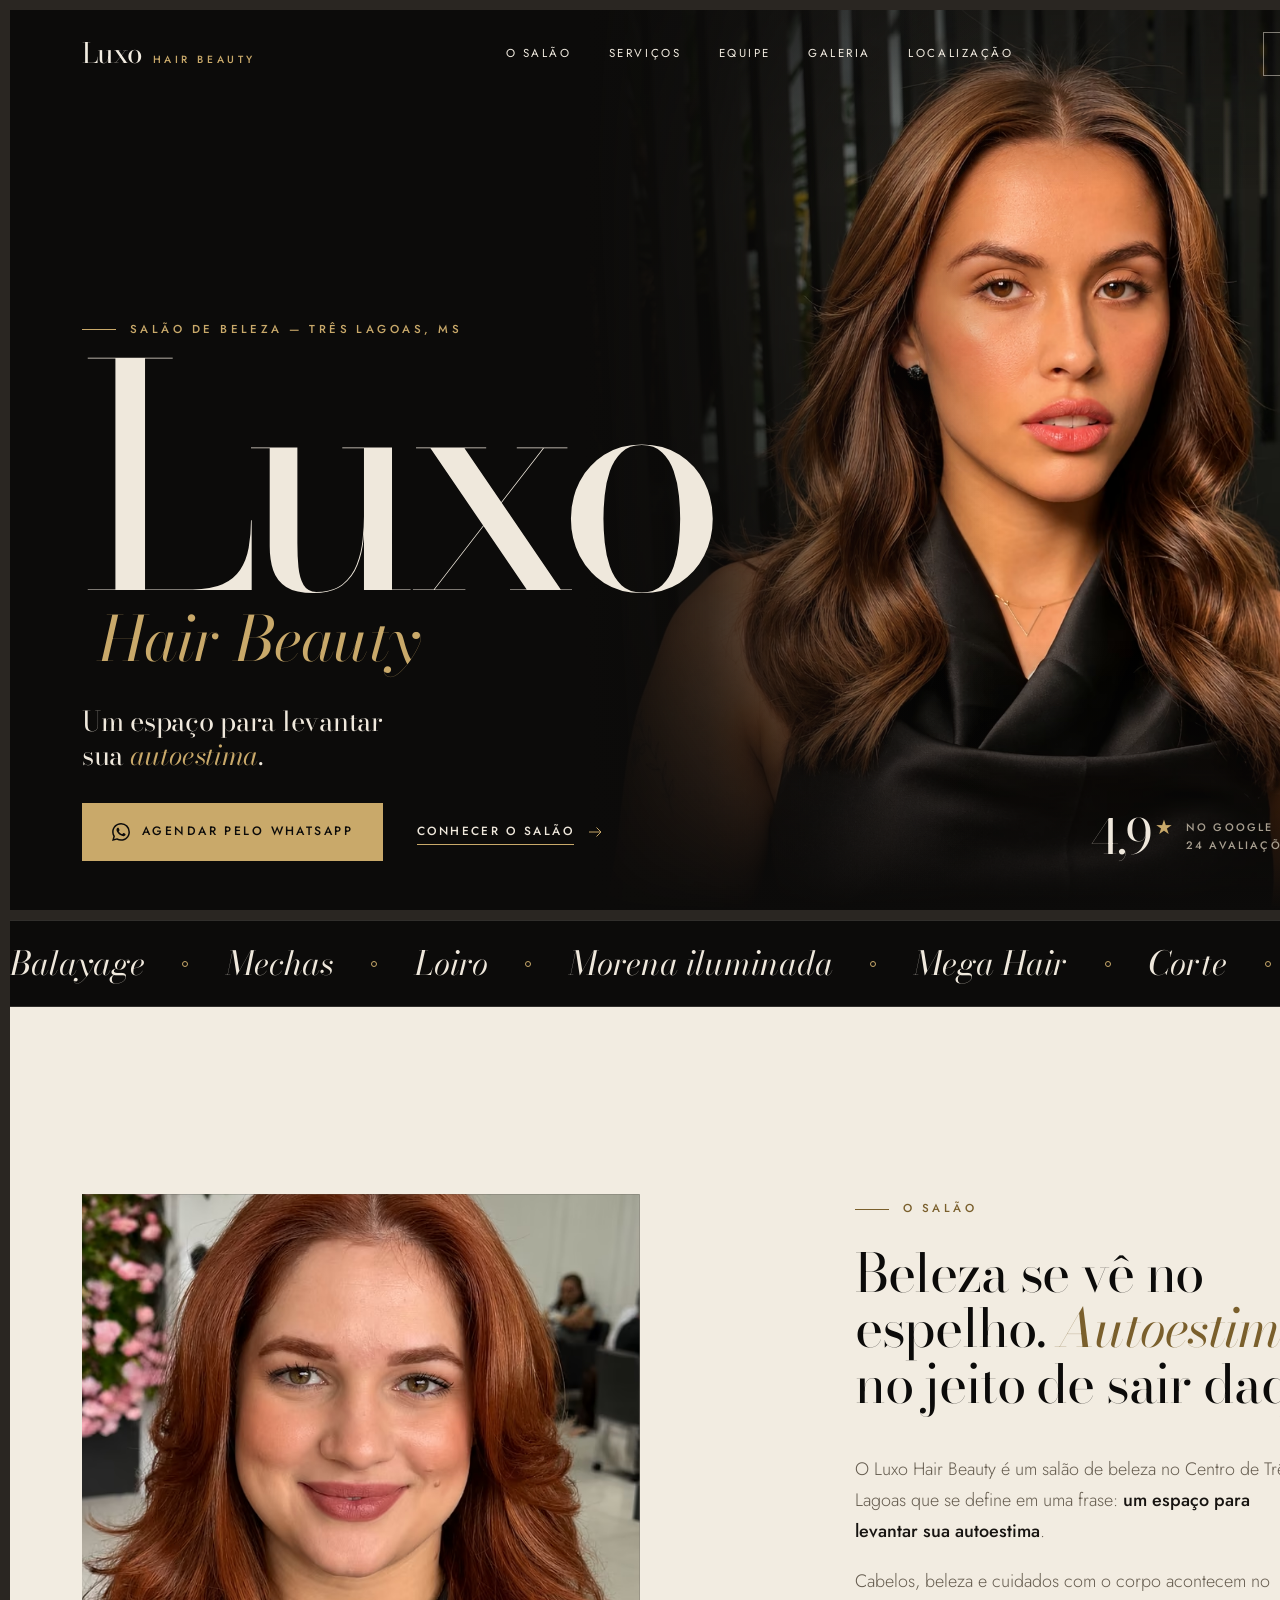
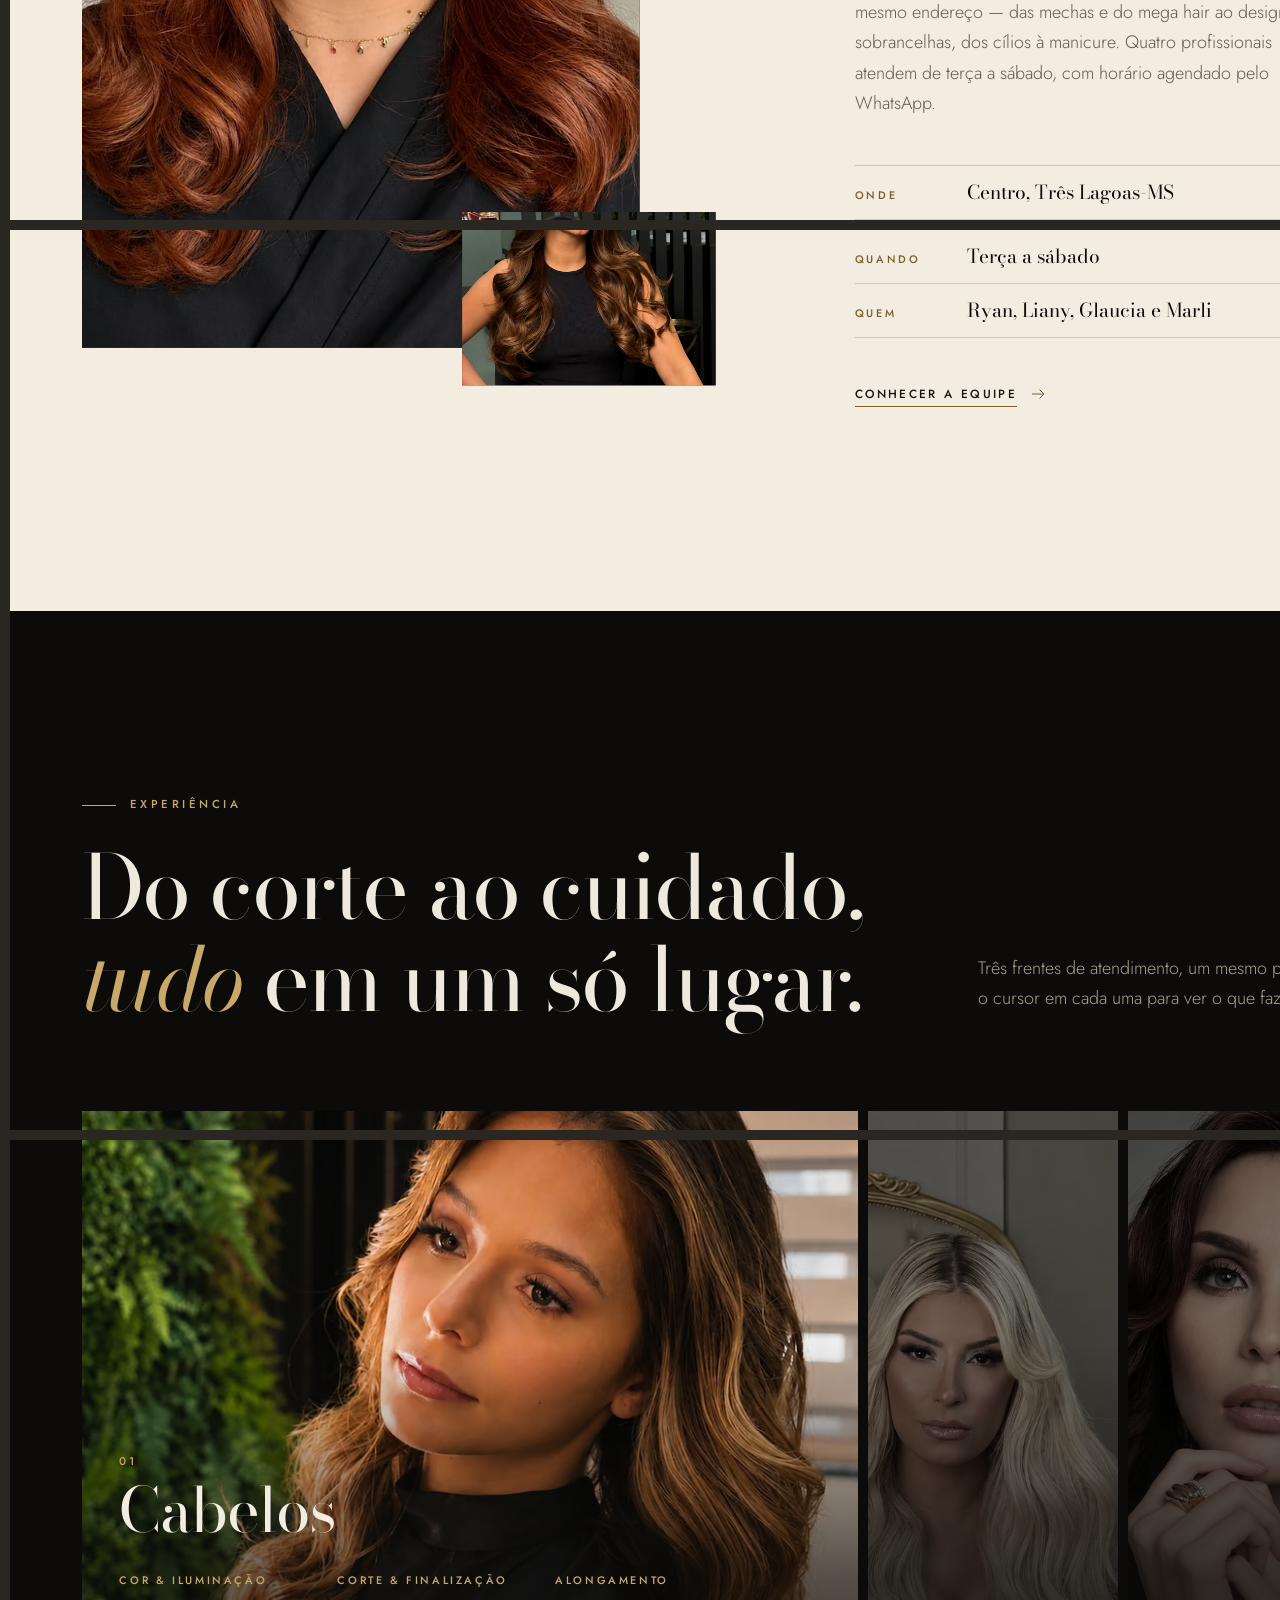
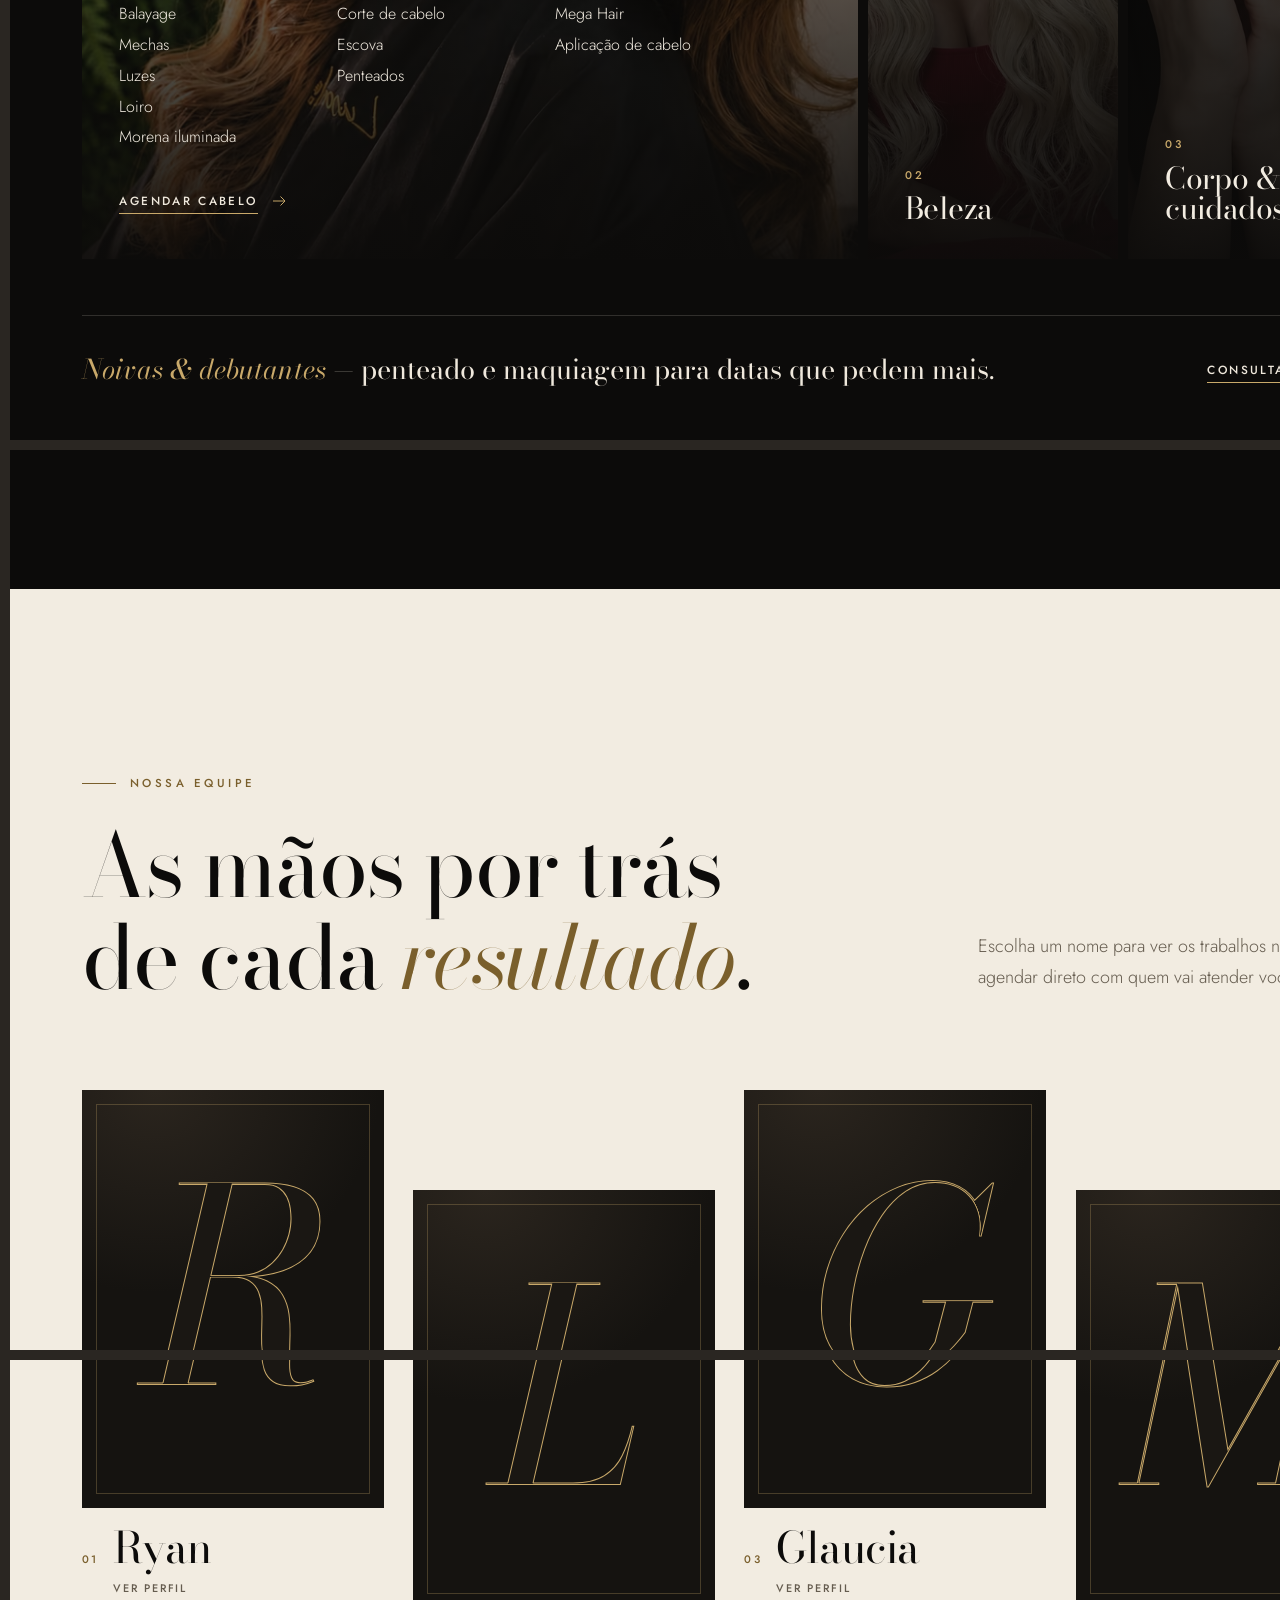
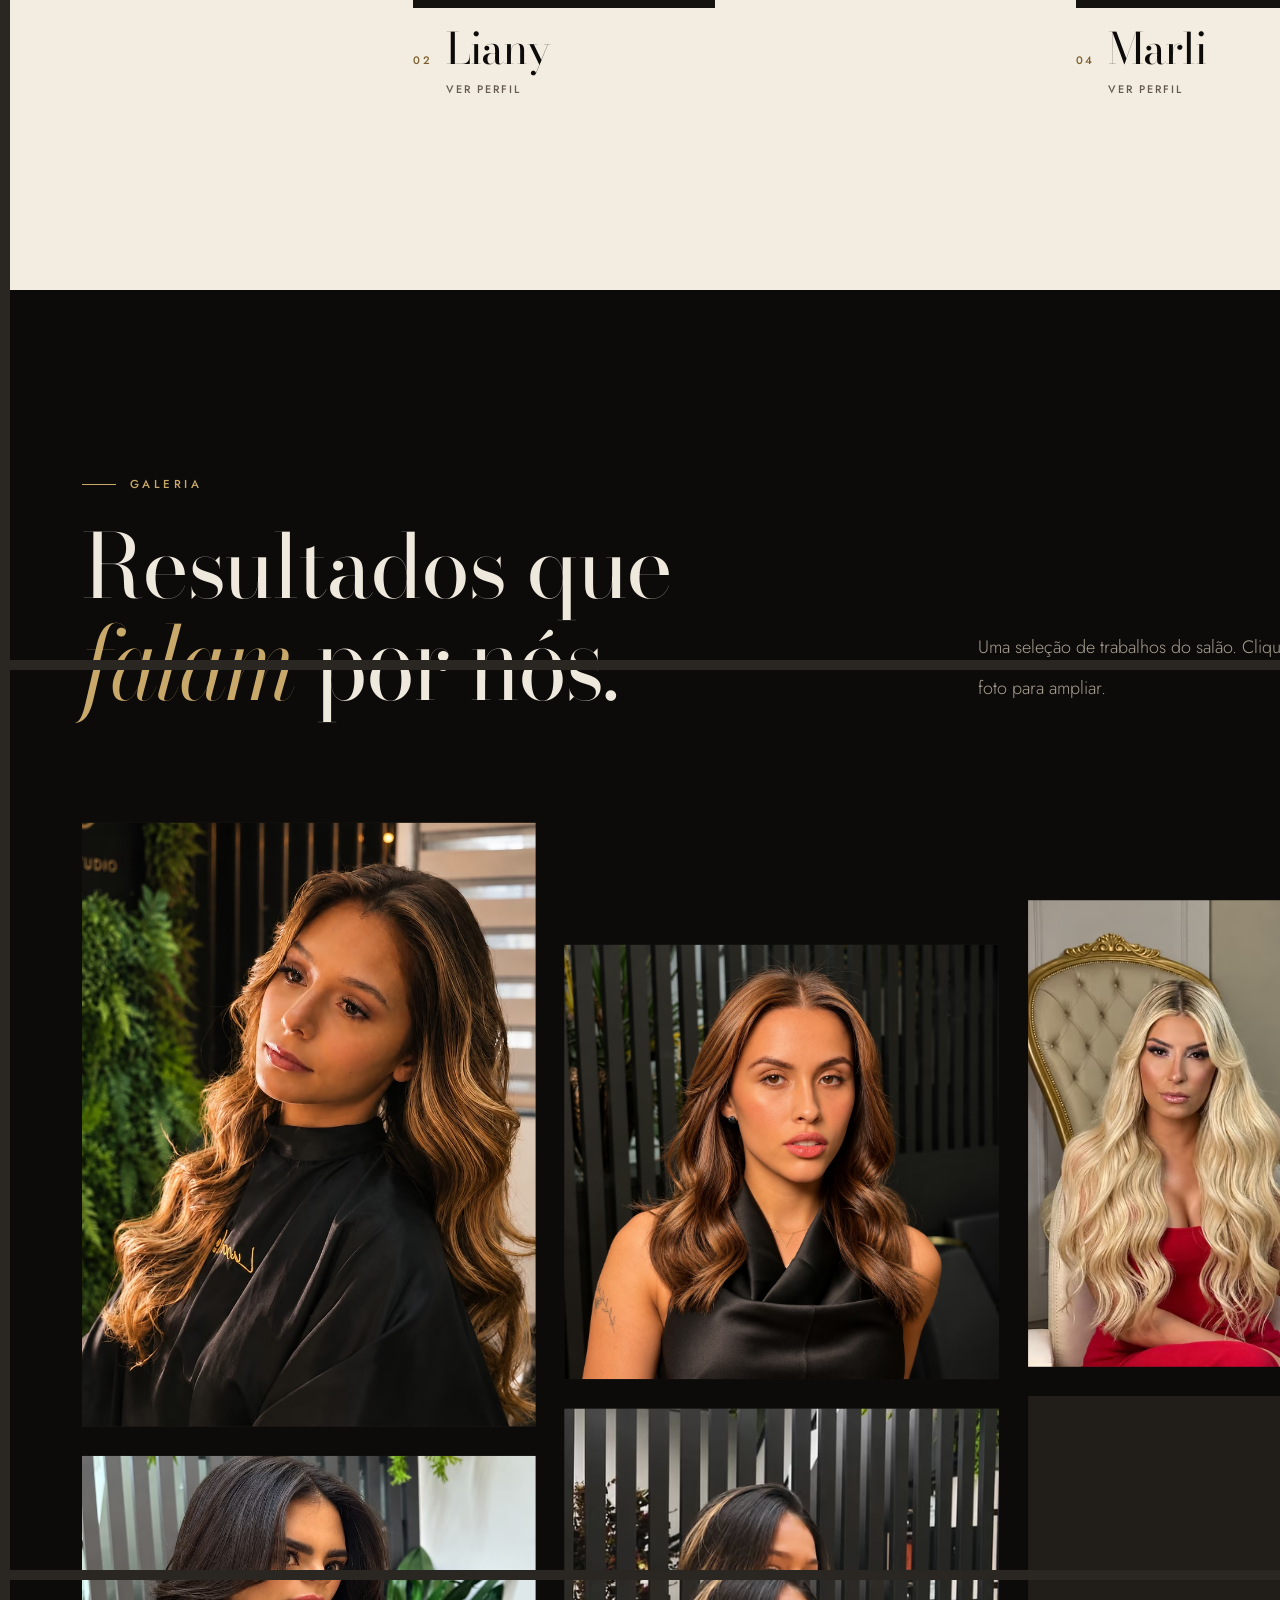
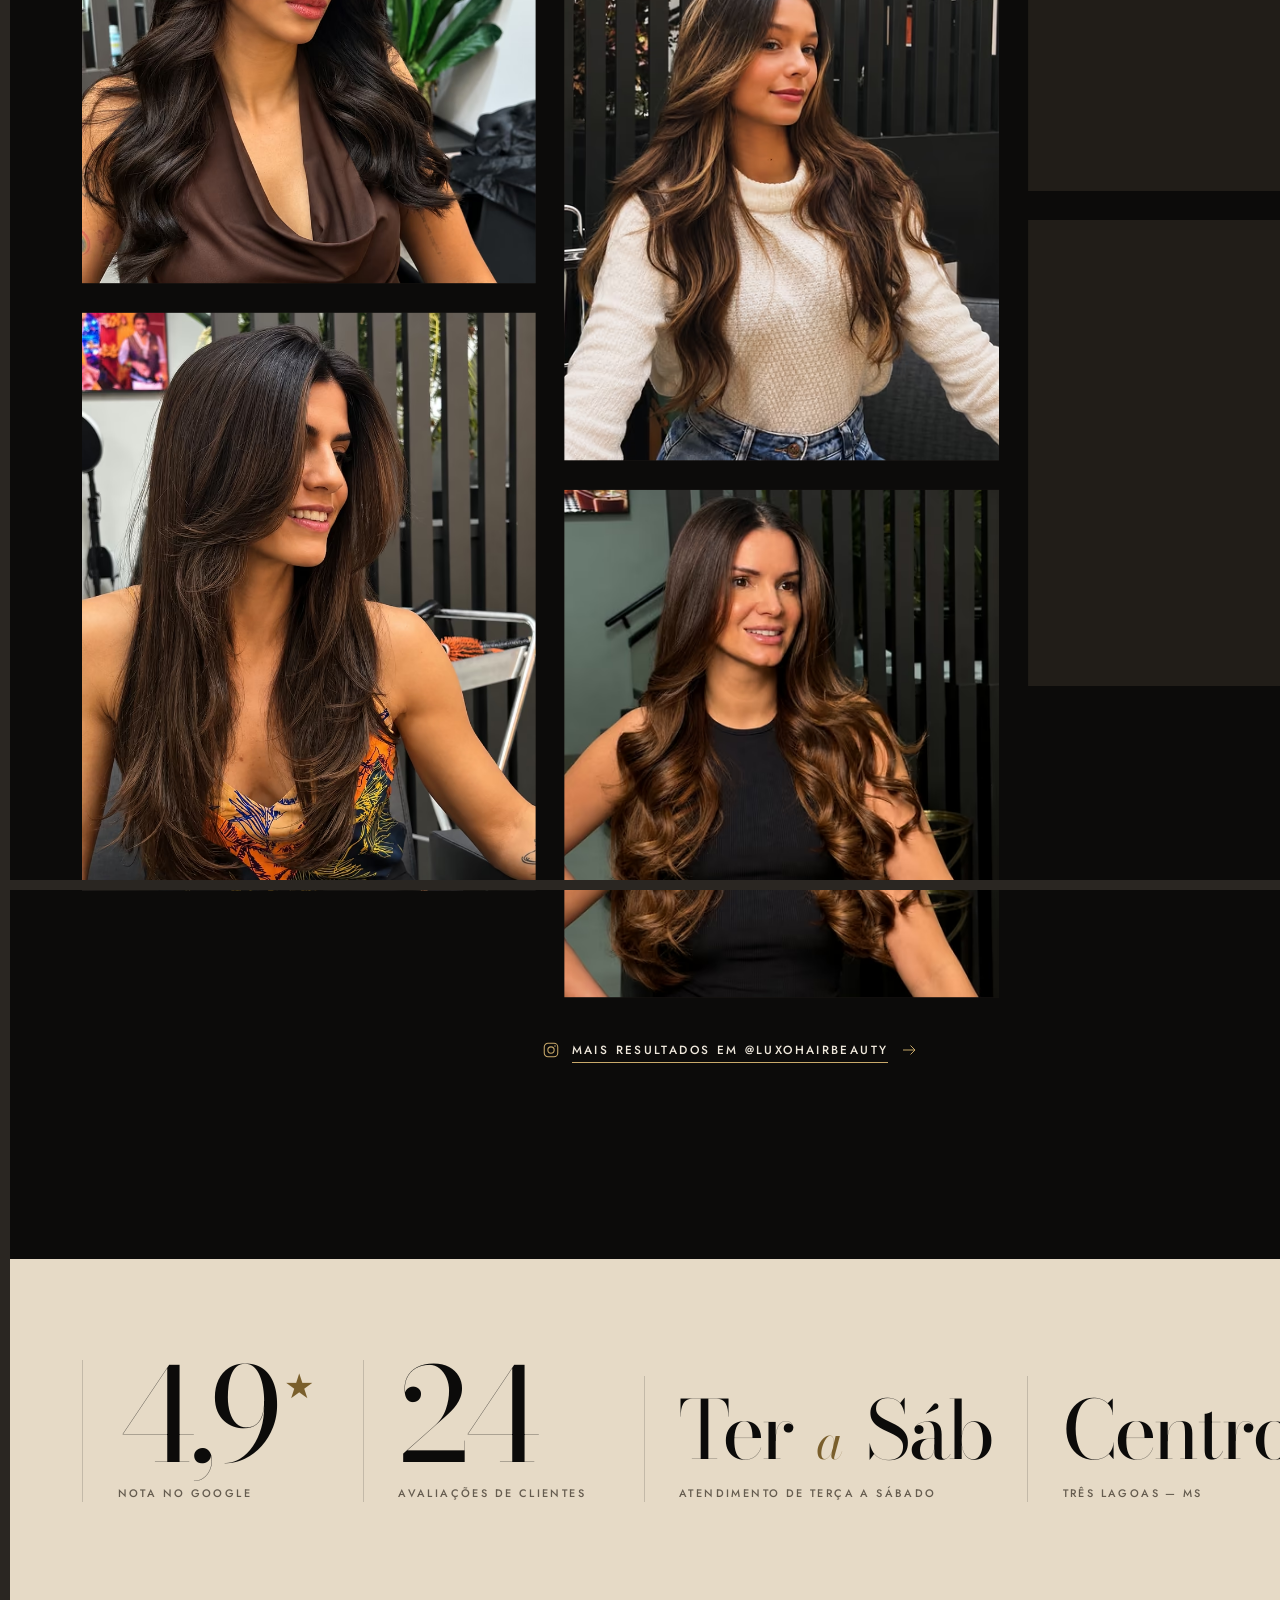
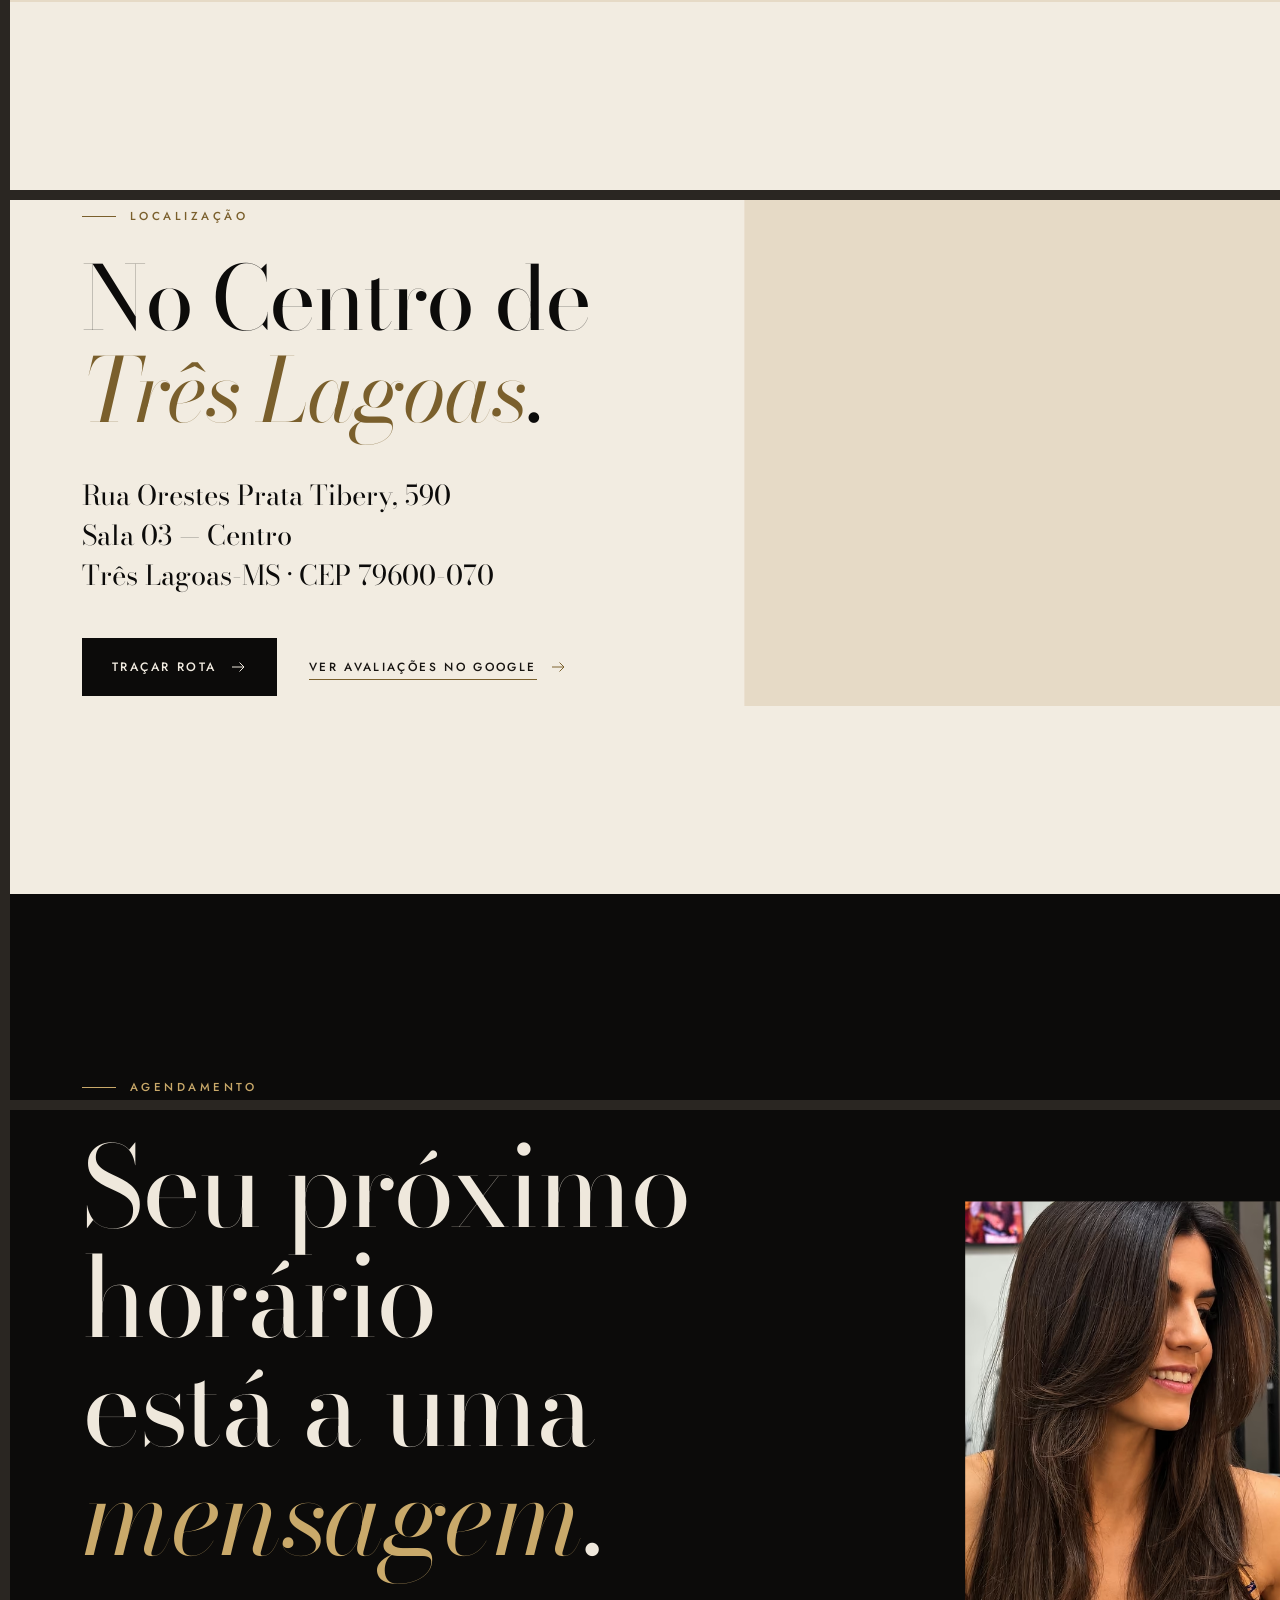
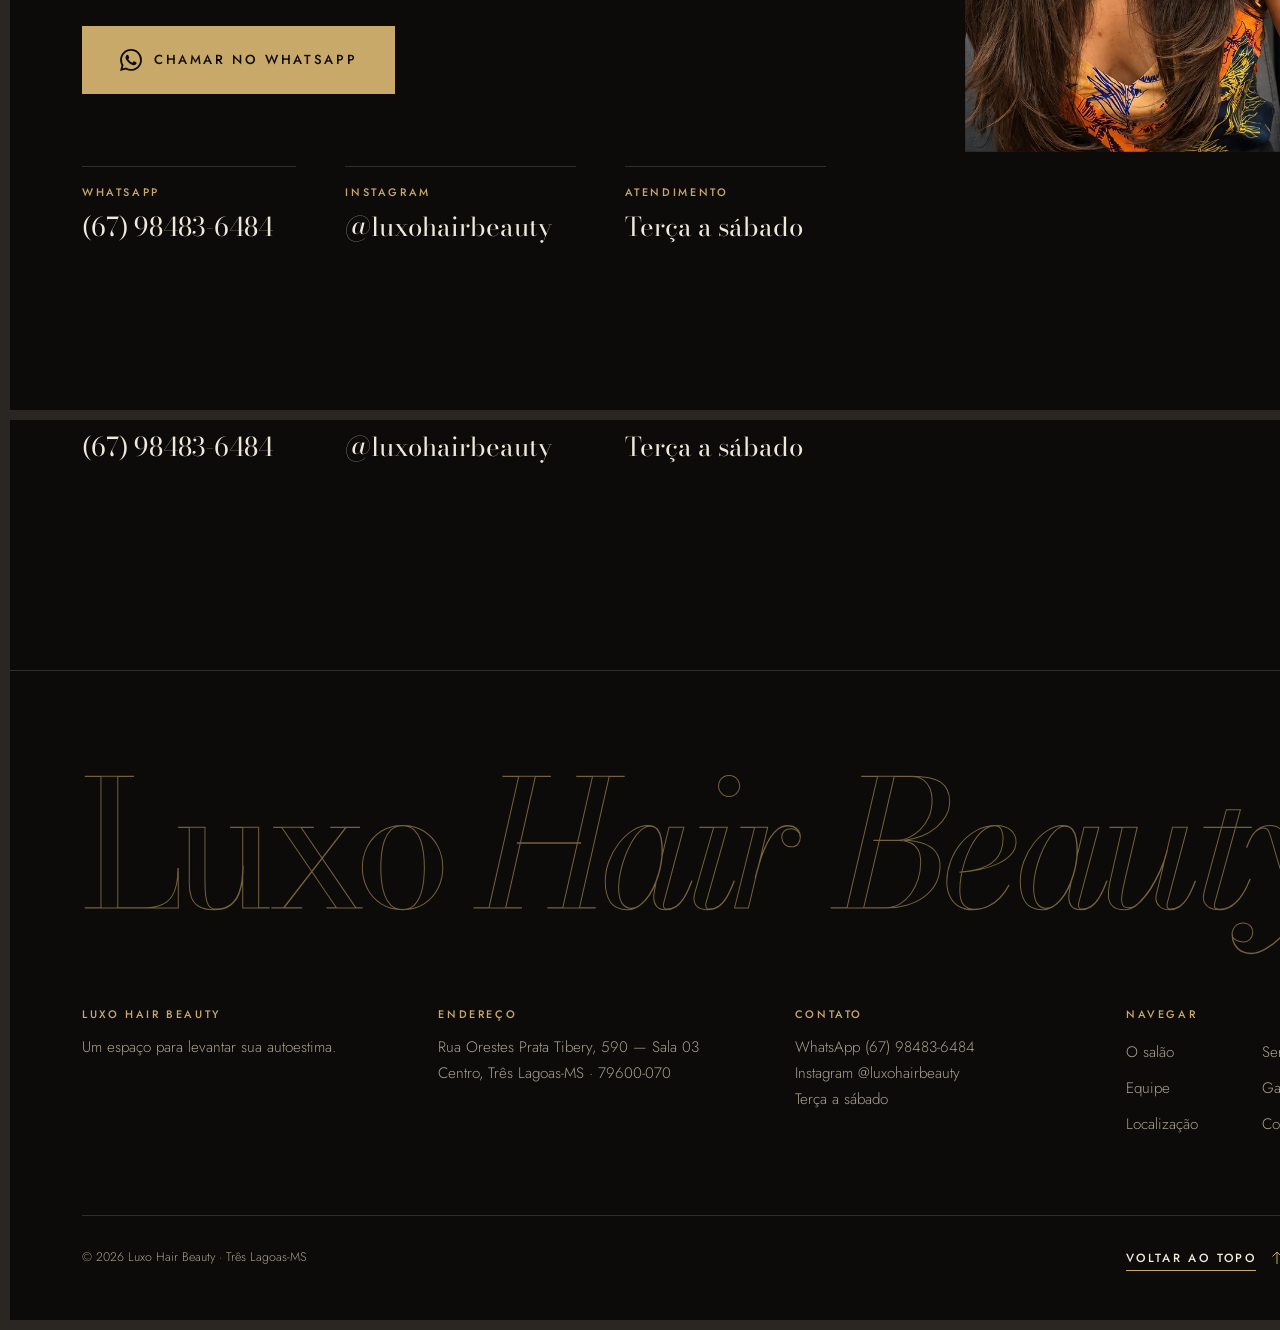
<file: tools/preview.html>
<!doctype html>
<html lang="pt-BR">
<head>
  <meta charset="utf-8">
  <meta name="robots" content="noindex">
  <title>Prévia por tamanho de tela — Luxo Hair Beauty</title>
  <style>
    body { margin: 0; padding: 10px; background: #2a2622; display: flex; flex-wrap: wrap; gap: 10px; align-content: flex-start; }
    iframe { border: 0; background: #0c0b0a; flex: none; }
  </style>
</head>
<body>
  <!--
    Ferramenta de QA (não faz parte do site). Mostra a página inteira em quadros
    lado a lado, cada um do tamanho de tela pedido, rolado até um trecho diferente.

    http://localhost:4173/tools/preview.html?w=390&h=844
    http://localhost:4173/tools/preview.html?w=1440&h=900

    Parâmetros opcionais: page=404.html · from=3&to=5 (só alguns quadros)
  -->
  <script>
    const q = new URLSearchParams(location.search);
    const w = Number(q.get('w')) || 1440;
    const h = Number(q.get('h')) || 900;
    const page = '../' + (q.get('page') || 'index.html');
    const from = Number(q.get('from')) || 0;

    const settle = (win) => {
      const doc = win.document;
      // mostra tudo que entraria ao rolar e carrega todas as fotos
      doc.querySelectorAll('[data-reveal], [data-split]').forEach((el) => el.classList.add('is-in'));
      doc.querySelectorAll('img').forEach((img) => { img.loading = 'eager'; });
      doc.documentElement.style.scrollBehavior = 'auto';
    };

    const frame = (index, onload) => {
      const f = document.createElement('iframe');
      f.width = w; f.height = h; f.src = page; f.title = `Trecho ${index + 1}`;
      f.addEventListener('load', () => {
        settle(f.contentWindow);
        f.contentWindow.scrollTo(0, index * h);
        if (onload) onload(f.contentWindow);
      });
      document.body.append(f);
    };

    frame(from, (win) => {
      const total = Math.ceil(win.document.documentElement.scrollHeight / h);
      const to = Math.min(total - 1, q.has('to') ? Number(q.get('to')) : total - 1);
      for (let i = from + 1; i <= to; i++) frame(i);
      document.title = `${w}×${h} · ${total} telas`;
    });
  </script>
</body>
</html>
</file>
<file: assets/css/style.css>
/* =========================================================
   Luxo Hair Beauty
   Preto, dourado e neutros. Mobile primeiro.
   ========================================================= */

:root {
  --ink: #0c0b0a;
  --ink-2: #151310;
  --ink-3: #211d18;
  --bone: #f2ece1;
  --cream: #e6dac6;
  --gold: #c9a96a;
  --gold-soft: #e3cc98;
  --gold-ink: #7a5f2c;          /* dourado legível sobre fundo claro */

  --fg: #efe8dc;
  --muted: #a89f90;
  --line: rgba(239, 232, 220, .16);
  --accent: var(--gold);

  --serif: "Bodoni Moda", "Didot", "Bodoni MT", "Playfair Display", Georgia, serif;
  --sans: "Jost", "Century Gothic", "Helvetica Neue", Arial, sans-serif;

  --ease: cubic-bezier(.2, .75, .2, 1);
  --ease-io: cubic-bezier(.7, 0, .2, 1);

  --pad: max(clamp(20px, 5vw, 76px), calc((100vw - 1448px) / 2));
  --gap: clamp(14px, 2vw, 32px);
  --header-h: 68px;
}

@media (min-width: 1024px) {
  :root { --header-h: 88px; }
}

*, *::before, *::after { box-sizing: border-box; }

html {
  -webkit-text-size-adjust: 100%;
  scroll-behavior: smooth;
  scroll-padding-top: calc(var(--header-h) - 8px);
  overflow-x: clip;
}

body {
  margin: 0;
  background: var(--ink);
  color: var(--fg);
  font-family: var(--sans);
  font-weight: 300;
  font-size: clamp(1rem, .96rem + .2vw, 1.125rem);
  line-height: 1.7;
  -webkit-font-smoothing: antialiased;
  -moz-osx-font-smoothing: grayscale;
  text-rendering: optimizeLegibility;
  overflow-x: clip;
}

html.is-locked, html.is-locked body { overflow: hidden; }

img, picture, svg, iframe { display: block; max-width: 100%; }
img { height: auto; }
a { color: inherit; }
h1, h2, h3, h4, p, ul, dl, dd, figure, address { margin: 0; }
ul { padding: 0; list-style: none; }
address { font-style: normal; }
button { font: inherit; color: inherit; }
strong { font-weight: 500; }

::selection { background: var(--gold); color: var(--ink); }

:focus-visible { outline: 2px solid var(--gold); outline-offset: 4px; }

.skip {
  position: fixed; left: 12px; top: -80px; z-index: 100;
  padding: 14px 20px; background: var(--gold); color: var(--ink);
  font-weight: 500; text-decoration: none;
}
.skip:focus { top: 12px; }

.wrap { width: 100%; padding-inline: var(--pad); }

.section { padding-block: clamp(84px, 13vw, 200px); position: relative; }

.is-light {
  background: var(--bone);
  color: var(--ink);
  --fg: #171411;
  --muted: #655c4f;
  --line: rgba(12, 11, 10, .16);
  --accent: var(--gold-ink);
}

.ico { width: 18px; height: 18px; flex: none; }

@media (hover: hover) { .only-touch { display: none; } }
@media (hover: none) { .only-hover { display: none; } }

/* ---------- tipografia ---------- */

.eyebrow {
  display: flex; align-items: center; gap: 14px;
  font-size: .72rem; font-weight: 500; line-height: 1.2;
  letter-spacing: .3em; text-transform: uppercase;
  color: var(--accent);
}
.eyebrow::before { content: ""; width: 34px; height: 1px; background: currentColor; flex: none; }

.display {
  font-family: var(--serif);
  font-weight: 400;
  font-size: clamp(2.35rem, 1.3rem + 4.7vw, 5.6rem);
  line-height: 1.04;
  letter-spacing: -.022em;
  margin-top: clamp(18px, 2vw, 30px);
  text-wrap: balance;
}
.display em { font-style: italic; color: var(--accent); }
.display--xl { font-size: clamp(2.7rem, 1.2rem + 6.4vw, 7.4rem); line-height: .98; }

.prose p + p { margin-top: 1.1em; }
.prose { color: var(--muted); max-width: 46ch; }
.prose strong { color: var(--fg); }

.sec-head { display: grid; grid-template-columns: minmax(0, 1fr); gap: 22px; margin-bottom: clamp(40px, 6vw, 96px); }
.sec-head__aside { color: var(--muted); max-width: 40ch; }

@media (min-width: 900px) {
  .sec-head { grid-template-columns: minmax(0, 8fr) minmax(0, 4fr); align-items: end; gap: var(--gap); }
  .sec-head__aside { justify-self: end; padding-bottom: .6em; }
}

/* ---------- botões e links ---------- */

.btn {
  position: relative; isolation: isolate; overflow: hidden;
  display: inline-flex; align-items: center; justify-content: center; gap: 12px;
  min-height: 58px; padding: 0 30px;
  font-size: .76rem; font-weight: 500; line-height: 1;
  letter-spacing: .2em; text-transform: uppercase; text-decoration: none; white-space: nowrap;
  border: 0; cursor: pointer;
  transition: color .5s var(--ease);
}
.btn::before {
  content: ""; position: absolute; inset: 0; z-index: -1;
  transform: translateY(101%); transition: transform .6s var(--ease);
}
.btn:hover::before, .btn:focus-visible::before { transform: none; }

.btn--gold { background: var(--gold); color: var(--ink); }
.btn--gold::before { background: var(--bone); }

.btn--ink { background: var(--ink); color: var(--bone); }
.btn--ink::before { background: var(--gold); }
.btn--ink:hover { color: var(--ink); }

.btn--line { box-shadow: inset 0 0 0 1px rgba(239, 232, 220, .5); color: var(--bone); }
.btn--line::before { background: var(--gold); }
.btn--line:hover { color: var(--ink); }

.btn--sm { min-height: 44px; padding: 0 22px; font-size: .7rem; }
@media (max-width: 359px) {
  .btn, .btn--lg, .wa-float { padding-inline: 12px; letter-spacing: .12em; gap: 10px; }
  .btn--lg { font-size: .72rem; letter-spacing: .1em; }
  .brand__sub { letter-spacing: .22em; }
}
.btn--lg { min-height: 68px; padding: 0 38px; font-size: .82rem; }
.btn--lg .ico { width: 22px; height: 22px; }

.link-arrow {
  position: relative;
  display: inline-flex; align-items: center; gap: 12px;
  min-height: 44px; padding: 0; border: 0; background: none; cursor: pointer;
  font-size: .74rem; font-weight: 500; line-height: 1.2;
  letter-spacing: .2em; text-transform: uppercase; text-decoration: none;
  color: var(--fg);
}
.link-arrow > span { position: relative; padding-block: 6px; }
.link-arrow > span::after {
  content: ""; position: absolute; left: 0; right: 0; bottom: 0; height: 1px;
  background: var(--accent); transform-origin: left; transition: transform .6s var(--ease);
}
.link-arrow .ico { transition: transform .5s var(--ease); color: var(--accent); }
.link-arrow:hover .ico:last-child { transform: translateX(6px); }
.link-arrow:hover > span::after { transform: scaleX(.35); }
.link-arrow--up .ico { transform: rotate(-90deg); }
.link-arrow--up:hover .ico:last-child { transform: rotate(-90deg) translateX(6px); }
.link-arrow--back .ico { transform: rotate(180deg); }
.link-arrow--back:hover .ico { transform: rotate(180deg) translateX(6px); }

.icon-btn {
  display: grid; place-items: center; width: 52px; height: 52px;
  border: 0; border-radius: 50%; background: rgba(239, 232, 220, .08); color: var(--bone);
  cursor: pointer; transition: background .4s var(--ease), color .4s var(--ease);
}
.icon-btn:hover { background: var(--gold); color: var(--ink); }

/* ---------- molduras de imagem ---------- */

.frame { position: relative; overflow: hidden; background: var(--ink-3); }
.frame picture, .frame img { width: 100%; height: 100%; }
.frame img { object-fit: cover; }
.frame img[data-parallax-in] { position: absolute; left: 0; top: -8%; height: 116%; }

/* =========================================================
   HEADER
   ========================================================= */

.site-header {
  position: fixed; inset: 0 0 auto 0; z-index: 50;
  height: var(--header-h);
  display: flex; align-items: center; justify-content: space-between; gap: 24px;
  padding-inline: var(--pad);
  color: var(--bone);
  transition: transform .6s var(--ease), background-color .5s var(--ease);
}
.site-header::after {
  content: ""; position: absolute; left: 0; right: 0; bottom: 0; height: 1px;
  background: rgba(239, 232, 220, .12); opacity: 0; transition: opacity .5s;
}
.site-header.is-scrolled { background: rgba(12, 11, 10, .86); }
.site-header.is-scrolled::after { opacity: 1; }
.site-header.is-hidden { transform: translateY(-101%); }
.menu-open .site-header { transform: none; background: transparent; }
.menu-open .site-header::after { opacity: 0; }

@supports (backdrop-filter: blur(1px)) {
  .site-header.is-scrolled { background: rgba(12, 11, 10, .68); backdrop-filter: blur(16px) saturate(1.2); }
  .menu-open .site-header { background: transparent; backdrop-filter: none; }
}

.brand { display: inline-flex; align-items: baseline; gap: 10px; padding-block: 9px; white-space: nowrap; text-decoration: none; position: relative; z-index: 2; }
.brand__name { font-family: var(--serif); font-size: 1.75rem; line-height: 1; letter-spacing: -.02em; }
.brand__sub { font-size: .65rem; font-weight: 500; letter-spacing: .34em; text-transform: uppercase; color: var(--gold); }

.nav { display: none; }
.header-cta { display: none; }

.menu-toggle {
  position: relative; z-index: 2;
  display: inline-flex; align-items: center; gap: 12px;
  min-height: 48px; padding: 0; border: 0; background: none; cursor: pointer;
  font-size: .7rem; font-weight: 500; letter-spacing: .26em; text-transform: uppercase;
}
.menu-toggle__bars { position: relative; width: 28px; height: 12px; }
.menu-toggle__bars i {
  position: absolute; left: 0; right: 0; height: 1px; background: currentColor;
  transition: transform .5s var(--ease), top .5s var(--ease);
}
.menu-toggle__bars i:first-child { top: 0; }
.menu-toggle__bars i:last-child { top: 11px; }
.menu-open .menu-toggle__bars i:first-child { top: 5px; transform: rotate(45deg); }
.menu-open .menu-toggle__bars i:last-child { top: 5px; transform: rotate(-45deg); }

@media (min-width: 1024px) {
  .menu-toggle { display: none; }
  .header-cta { display: inline-flex; }
  .nav { display: flex; gap: clamp(22px, 2.6vw, 44px); }
  .nav a {
    position: relative; padding-block: 10px;
    font-size: .72rem; font-weight: 400; letter-spacing: .22em; text-transform: uppercase; text-decoration: none;
  }
  .nav a::after {
    content: ""; position: absolute; left: 0; right: 0; bottom: 4px; height: 1px; background: var(--gold);
    transform: scaleX(0); transform-origin: right; transition: transform .5s var(--ease);
  }
  .nav a:hover::after, .nav a.is-current::after { transform: scaleX(1); transform-origin: left; }
}

/* menu em tela cheia (mobile) */
.menu {
  position: fixed; inset: 0; z-index: 40;
  display: flex; flex-direction: column; justify-content: space-between;
  padding: calc(var(--header-h) + 4vh) var(--pad) max(28px, env(safe-area-inset-bottom));
  background: var(--ink);
  clip-path: inset(0 0 100% 0); visibility: hidden;
  transition: clip-path .8s var(--ease-io), visibility 0s .8s;
  overflow-y: auto;
}
.menu-open .menu { clip-path: inset(0); visibility: visible; transition-delay: 0s; }
.menu__nav { display: grid; }
.menu__nav a {
  display: flex; align-items: baseline; gap: 18px;
  padding-block: clamp(8px, 1.6vh, 16px);
  font-family: var(--serif); font-size: clamp(2.1rem, 9.5vw, 3.4rem); line-height: 1.1; letter-spacing: -.02em;
  text-decoration: none; border-bottom: 1px solid var(--line);
  opacity: 0; transform: translateY(24px);
  transition: opacity .6s var(--ease), transform .8s var(--ease), color .3s;
}
.menu__nav a small { font-family: var(--sans); font-size: .66rem; font-weight: 500; letter-spacing: .2em; color: var(--gold); }
.menu-open .menu__nav a { opacity: 1; transform: none; }
.menu-open .menu__nav a:nth-child(1) { transition-delay: .25s; }
.menu-open .menu__nav a:nth-child(2) { transition-delay: .31s; }
.menu-open .menu__nav a:nth-child(3) { transition-delay: .37s; }
.menu-open .menu__nav a:nth-child(4) { transition-delay: .43s; }
.menu-open .menu__nav a:nth-child(5) { transition-delay: .49s; }
.menu-open .menu__nav a:nth-child(6) { transition-delay: .55s; }
.menu__foot { display: grid; gap: 18px; margin-top: 32px; color: var(--muted); font-size: .9rem; line-height: 1.5; }
@media (min-width: 1024px) { .menu { display: none; } }

/* =========================================================
   HERO
   ========================================================= */

.hero { position: relative; isolation: isolate; overflow: clip; background: var(--ink); }

.hero__media {
  position: relative; z-index: -1;
  height: min(66svh, 150vw);
  translate: 0 var(--py, 0px);
}
.hero__media picture, .hero__media img { width: 100%; height: 100%; }
.hero__media img {
  object-fit: cover; object-position: 50% 26%;
  animation: hero-zoom 2.8s var(--ease) both;
}
/* a foto se dissolve no preto da página, sem moldura */
.hero__media::before {
  content: ""; position: absolute; inset: 0; z-index: 1;
  background:
    linear-gradient(to top, var(--ink) 0%, rgba(12, 11, 10, .72) 22%, rgba(12, 11, 10, 0) 52%),
    linear-gradient(to bottom, rgba(12, 11, 10, .55) 0%, rgba(12, 11, 10, 0) 22%);
}
.hero__media::after {
  content: ""; position: absolute; inset: 0; z-index: 2; background: var(--ink);
  animation: hero-veil 1.4s ease .05s both; pointer-events: none;
}

.hero__content { position: relative; margin-top: -31vw; padding-inline: var(--pad); }

.hero__eyebrow { animation: fade-up 1s var(--ease) .5s both; font-size: .68rem; letter-spacing: .17em; }
.hero__eyebrow::before { display: none; }
@media (min-width: 900px) {
  .hero__eyebrow { font-size: .72rem; letter-spacing: .3em; gap: 14px; }
  .hero__eyebrow::before { display: block; width: 34px; }
}

.hero__title {
  margin-top: 14px;
  font-family: var(--serif); font-weight: 400;
  font-size: 32vw; line-height: .84; letter-spacing: -.045em;
}
.hero__line { display: block; overflow: hidden; padding: .04em .06em .14em; margin: -.04em -.06em -.14em; }
.hero__line > span { display: block; animation: rise 1.2s var(--ease) .15s both; }
.hero__line--sub {
  margin-top: .02em;
  font-size: .29em; line-height: 1.1; letter-spacing: -.01em; font-style: italic; color: var(--gold);
  padding-left: .16em;
}
.hero__line--sub > span { animation-delay: .3s; }

.hero__tagline {
  margin-top: 22px; max-width: 22ch;
  font-family: var(--serif); font-size: clamp(1.3rem, 5.4vw, 1.75rem); line-height: 1.25; letter-spacing: -.01em;
  animation: fade-up 1s var(--ease) .6s both;
}
.hero__tagline em { font-style: italic; color: var(--gold); }

.hero__actions {
  display: flex; flex-direction: column; align-items: flex-start; gap: 14px; margin-top: 26px;
  animation: fade-up 1s var(--ease) .72s both;
}
.hero__actions .btn { width: 100%; }

.hero__aside {
  display: flex; align-items: center; justify-content: space-between;
  margin: 26px var(--pad) 0; padding-block: 18px 26px; border-top: 1px solid var(--line);
  animation: fade-up 1s var(--ease) .86s both;
}
.rating { display: inline-flex; align-items: center; gap: 14px; text-decoration: none; min-height: 44px; }
.rating__score { font-family: var(--serif); font-size: 2.3rem; line-height: 1; letter-spacing: -.03em; display: inline-flex; align-items: flex-start; gap: 4px; }
.rating__score i { font-style: normal; font-size: .42em; color: var(--gold); margin-top: .2em; }
.rating__text { font-size: .68rem; font-weight: 500; letter-spacing: .2em; text-transform: uppercase; line-height: 1.6; color: var(--muted); }
.hero__scroll { display: none; }

@media (min-width: 900px) {
  .hero {
    min-height: 100svh; display: grid; align-content: end;
    padding: calc(var(--header-h) + 24px) var(--pad) clamp(30px, 5.5vh, 60px);
  }
  .hero__media { position: absolute; inset: 0 0 0 auto; width: min(60vw, 1240px); height: auto; }
  .hero__media img { object-position: 50% 30%; }
  .hero__media::before {
    background:
      linear-gradient(to right, var(--ink) 0%, rgba(12, 11, 10, .82) 14%, rgba(12, 11, 10, 0) 48%),
      linear-gradient(to top, var(--ink) 0%, rgba(12, 11, 10, 0) 30%),
      linear-gradient(to bottom, rgba(12, 11, 10, .5) 0%, rgba(12, 11, 10, 0) 20%);
  }
  .hero__content { margin: 0; padding: 0; max-width: min(64vw, 1040px); }
  .hero__title { font-size: clamp(8rem, min(21.5vw, 40svh), 24rem); line-height: .8; margin-top: 18px; }
  .hero__line--sub { font-size: .2em; padding-left: .34em; margin-top: -.06em; }
  .hero__tagline { margin-top: clamp(20px, 3.4vh, 40px); font-size: clamp(1.4rem, 1.9vw, 2rem); max-width: 20ch; }
  .hero__actions { flex-direction: row; align-items: center; gap: 34px; margin-top: clamp(22px, 3.4vh, 38px); }
  .hero__actions .btn { width: auto; }
  .hero__aside {
    position: absolute; right: var(--pad); bottom: clamp(30px, 5.5vh, 60px);
    margin: 0; padding: 0; border: 0; gap: 48px; align-items: flex-end;
  }
  .rating__score { font-size: 3rem; }
  .hero__scroll {
    display: flex; flex-direction: column; align-items: center; gap: 14px;
    font-size: .62rem; font-weight: 500; letter-spacing: .3em; text-transform: uppercase; color: var(--muted);
    writing-mode: vertical-rl;
  }
  .hero__scroll::after {
    content: ""; width: 1px; height: 64px;
    background: linear-gradient(to bottom, var(--gold) 50%, rgba(201, 169, 106, .2) 50%);
    background-size: 100% 200%; animation: scroll-hint 2.4s var(--ease-io) infinite;
  }
}

@media (max-width: 899px) and (max-height: 640px) {
  .hero__media { height: 54svh; }
  .hero__tagline { margin-top: 14px; }
  .hero__actions { margin-top: 18px; }
}

@keyframes hero-zoom { from { transform: scale(1.1); } to { transform: none; } }
@keyframes hero-veil { from { opacity: 1; } to { opacity: 0; } }
@keyframes rise { from { transform: translateY(112%); } to { transform: none; } }
@keyframes fade-up { from { opacity: 0; transform: translateY(18px); } to { opacity: 1; transform: none; } }
@keyframes scroll-hint { from { background-position: 0 100%; } to { background-position: 0 -100%; } }

/* ---------- faixa de serviços ---------- */

.marquee {
  overflow: hidden; border-block: 1px solid var(--line);
  padding-block: clamp(16px, 2vw, 26px); background: var(--ink);
}
.marquee__track { display: flex; width: max-content; animation: marquee 48s linear infinite; }
.marquee__track span {
  display: inline-flex; align-items: center; white-space: nowrap;
  font-family: var(--serif); font-style: italic; font-size: clamp(1.25rem, 2.3vw, 2.1rem); line-height: 1;
  color: var(--fg);
}
.marquee__track span::after {
  content: ""; width: 6px; height: 6px; border-radius: 50%; border: 1px solid var(--gold);
  margin-inline: clamp(20px, 2.6vw, 44px);
}
@keyframes marquee { to { transform: translateX(-50%); } }

/* =========================================================
   O SALÃO
   ========================================================= */

.about__grid { display: grid; grid-template-columns: minmax(0, 1fr); gap: clamp(44px, 8vw, 64px); }
.about__media { position: relative; padding-bottom: 16%; }
.about__img--main { width: 84%; aspect-ratio: 3 / 4; }
.about__img--sub {
  position: absolute; right: 0; bottom: 0; width: 44%; aspect-ratio: 1;
  box-shadow: 0 0 0 8px var(--bone);
  translate: 0 var(--py, 0px);
}
.about__text .display { margin-bottom: clamp(26px, 3vw, 44px); }

.facts-list { margin-block: clamp(28px, 3.4vw, 46px) clamp(22px, 2.6vw, 34px); border-top: 1px solid var(--line); }
.facts-list > div { display: grid; grid-template-columns: 96px 1fr; gap: 16px; padding-block: 14px; border-bottom: 1px solid var(--line); align-items: baseline; }
.facts-list dt { font-size: .68rem; font-weight: 500; letter-spacing: .24em; text-transform: uppercase; color: var(--accent); }
.facts-list dd { font-family: var(--serif); font-size: 1.2rem; line-height: 1.3; }

@media (min-width: 900px) {
  .about__grid { grid-template-columns: repeat(12, minmax(0, 1fr)); gap: var(--gap); align-items: center; }
  .about__media { grid-column: 1 / 7; padding-bottom: 12%; }
  .about__img--main { width: 88%; }
  .about__img--sub { width: 40%; box-shadow: 0 0 0 12px var(--bone); }
  .about__text { grid-column: 8 / 13; }
  .about__text .display { font-size: clamp(2.2rem, 3.7vw, 4.3rem); }
}

/* =========================================================
   SERVIÇOS
   ========================================================= */

.svc { display: flex; flex-direction: column; gap: 8px; }

.svc__panel {
  position: relative; isolation: isolate; overflow: hidden;
  display: flex; flex-direction: column; justify-content: flex-end;
  background: var(--ink-2);
}
.svc__media { position: absolute; inset: 0; z-index: -2; }
.svc__media img {
  width: 100%; height: 100%; object-fit: cover;
  filter: brightness(.5) saturate(.6); transform: scale(1.06);
  transition: filter 1.1s var(--ease), transform 1.8s var(--ease);
}
.svc__panel::after {
  content: ""; position: absolute; inset: 0; z-index: -1; pointer-events: none;
  background: linear-gradient(to top, rgba(12, 11, 10, .95) 0%, rgba(12, 11, 10, .62) 38%, rgba(12, 11, 10, 0) 70%);
}
.svc__panel.is-active .svc__media img { filter: brightness(.96) saturate(1); transform: none; }

.svc__content { padding: 78px clamp(20px, 2.6vw, 40px) clamp(20px, 2.6vw, 36px); transition: padding-top .9s var(--ease); }
.svc__panel.is-active .svc__content { padding-top: min(76vw, 480px); }

.svc__title { font-family: var(--serif); font-weight: 400; font-size: clamp(2rem, 8vw, 2.6rem); line-height: 1; letter-spacing: -.02em; }
.svc__title button {
  display: flex; align-items: baseline; gap: 14px; width: 100%;
  padding: 0; border: 0; background: none; text-align: left; cursor: pointer;
  font: inherit; letter-spacing: inherit; color: var(--bone);
}
.svc__title button::after { content: ""; position: absolute; inset: 0; }
.svc__title button:focus-visible { outline: none; }
.svc__title button:focus-visible::after { outline: 2px solid var(--gold); outline-offset: -5px; }
.svc__num { font-family: var(--sans); font-size: .7rem; font-weight: 500; letter-spacing: .22em; color: var(--gold); }
.svc__plus { position: relative; width: 18px; height: 18px; margin-left: auto; align-self: center; flex: none; }
.svc__plus::before, .svc__plus::after {
  content: ""; position: absolute; left: 0; right: 0; top: 50%; height: 1px; background: var(--gold);
  transition: transform .6s var(--ease);
}
.svc__plus::after { transform: rotate(90deg); }
.svc__panel.is-active .svc__plus::after { transform: rotate(0deg); }

.svc__body {
  position: relative; z-index: 1;
  display: grid; grid-template-rows: 0fr; opacity: 0; visibility: hidden;
  transition: grid-template-rows .9s var(--ease), opacity .5s var(--ease), visibility 0s .9s;
}
.svc__panel.is-active .svc__body {
  grid-template-rows: 1fr; opacity: 1; visibility: visible;
  transition: grid-template-rows .9s var(--ease), opacity .8s var(--ease) .3s, visibility 0s;
}
.svc__inner { overflow: hidden; min-height: 0; }
.svc__groups { display: grid; grid-template-columns: repeat(2, minmax(0, 1fr)); gap: 24px 20px; padding-top: 26px; margin-bottom: 22px; }
.svc__groups h4 { font-family: var(--sans); font-size: .68rem; font-weight: 500; letter-spacing: .24em; text-transform: uppercase; color: var(--gold); margin-bottom: 10px; }
.svc__groups li { font-size: 1rem; line-height: 1.3; padding-block: 5px; color: var(--bone); }

.services__note {
  display: flex; flex-direction: column; align-items: flex-start; gap: 10px;
  margin-top: clamp(28px, 4vw, 56px); padding-top: clamp(22px, 2.4vw, 32px); border-top: 1px solid var(--line);
  font-family: var(--serif); font-size: clamp(1.2rem, 1.9vw, 1.7rem); line-height: 1.3;
}
.services__note em { color: var(--gold); }
.services__note .link-arrow { font-family: var(--sans); }

@media (min-width: 900px) {
  .svc { flex-direction: row; gap: 10px; height: clamp(560px, 82vh, 880px); }
  .svc__panel { flex: 1 1 0; min-width: 0; transition: flex-grow 1s var(--ease); }
  .svc__panel.is-active { flex-grow: 3.1; }
  .svc__content, .svc__panel.is-active .svc__content { padding-top: 0; }
  .svc__title { font-size: clamp(1.4rem, 2.1vw, 2.5rem); transition: font-size .9s var(--ease); }
  .svc__title button { flex-direction: column; align-items: flex-start; gap: 12px; }
  .svc__panel.is-active .svc__title { font-size: clamp(2.6rem, 4.3vw, 4.6rem); }
  .svc__plus { display: none; }
  .svc__inner { width: clamp(440px, 44vw, 720px); }
  .svc__groups { grid-template-columns: repeat(3, minmax(0, 1fr)); padding-top: 30px; margin-bottom: 26px; }
  .services__note { flex-direction: row; align-items: center; justify-content: space-between; gap: 32px; }
}

/* =========================================================
   EQUIPE
   ========================================================= */

.team { overflow: clip; }

.team__list {
  display: flex; gap: 14px;
  margin-inline: calc(var(--pad) * -1); padding-inline: var(--pad);
  overflow-x: auto; scroll-snap-type: x mandatory; scroll-padding-inline: var(--pad);
  scrollbar-width: none; -webkit-overflow-scrolling: touch;
}
.team__list::-webkit-scrollbar { display: none; }

.member { position: relative; flex: 0 0 74vw; max-width: 360px; scroll-snap-align: start; }

.member__card { display: block; text-decoration: none; color: var(--bone); }
.member__card::after { content: ""; position: absolute; inset: 0; z-index: 2; }
.member__card:focus-visible { outline: none; }
.member__card:focus-visible .member__portrait { outline: 2px solid var(--gold-ink); outline-offset: 5px; }

.member__portrait {
  position: relative; display: block; overflow: hidden;
  aspect-ratio: 3 / 4.05;
  background: radial-gradient(120% 80% at 24% 0%, #2b251e 0%, var(--ink-2) 62%);
  container-type: inline-size;
}
.member__portrait::after {
  content: ""; position: absolute; inset: 14px; border: 1px solid rgba(201, 169, 106, .28);
  transition: inset .7s var(--ease), border-color .7s var(--ease); pointer-events: none; z-index: 2;
}
/* retrato tipográfico: usado até a foto de cada profissional ser adicionada */
.member__letter {
  position: absolute; inset: 0; display: grid; place-items: center;
  font-family: var(--serif); font-style: italic; font-weight: 400;
  font-size: 54vw; font-size: 84cqw; line-height: 1; letter-spacing: -.04em;
  /* contorno: o preenchimento cobre a metade interna do traço e esconde
     os contornos sobrepostos da fonte variável */
  color: #1a1713; -webkit-text-stroke: 2px var(--gold); paint-order: stroke fill;
  transform: translateY(-3%);
  transition: transform 1.2s var(--ease);
}
/* preenchimento dourado que sobe no hover/toque */
.member__letter::after {
  content: attr(data-letter); position: absolute; inset: 0; display: grid; place-items: center;
  color: var(--gold); -webkit-text-stroke: 0;
  clip-path: inset(100% 0 0 0); transition: clip-path 1s var(--ease-io);
}
.member__portrait img {
  position: absolute; inset: 0; width: 100%; height: 100%; object-fit: cover; object-position: 50% 20%;
  filter: saturate(.92); transition: filter .9s var(--ease), scale 1.4s var(--ease);
}
.member.has-photo .member__letter { display: none; }

.member__info {
  display: grid; grid-template-columns: auto minmax(0, 1fr); align-items: baseline; gap: 10px 14px;
  padding-top: 18px;
}
.member__num { font-size: .68rem; font-weight: 500; letter-spacing: .22em; color: var(--accent); }
.member__name { font-family: var(--serif); font-weight: 400; font-size: clamp(1.9rem, 3vw, 3rem); line-height: 1; letter-spacing: -.025em; }
.member__more {
  position: relative; font-size: .68rem; font-weight: 500; letter-spacing: .18em; text-transform: uppercase;
  color: var(--muted); padding-bottom: 5px;
  grid-column: 2; justify-self: start; white-space: nowrap;
}
.member__more::after {
  content: ""; position: absolute; left: 0; right: 0; bottom: 0; height: 1px; background: var(--accent);
  transform: scaleX(0); transform-origin: right; transition: transform .6s var(--ease);
}

@media (hover: hover) {
  .member:hover .member__letter { transform: translateY(-3%) scale(1.05); }
  .member:hover .member__letter::after { clip-path: inset(0 0 0 0); }
  .member:hover .member__portrait::after { inset: 22px; border-color: rgba(201, 169, 106, .7); }
  .member:hover .member__portrait img { filter: saturate(1.05); scale: 1.04; }
  .member:hover .member__more { color: var(--fg); }
  .member:hover .member__more::after { transform: scaleX(1); transform-origin: left; }
}
.member:active .member__letter::after { clip-path: inset(0 0 0 0); }

.team__hint {
  display: flex; align-items: center; gap: 12px; margin-top: 26px;
  font-size: .68rem; font-weight: 500; letter-spacing: .22em; text-transform: uppercase; color: var(--muted);
}
.team__hint::after { content: ""; flex: 0 0 56px; height: 1px; background: currentColor; }

@media (min-width: 900px) {
  .team__list { display: grid; grid-template-columns: repeat(4, minmax(0, 1fr)); gap: var(--gap); margin: 0; padding: 0; overflow: visible; }
  .member { max-width: none; }
  .member:nth-child(even) { margin-top: clamp(48px, 7vw, 120px); }
  .team__hint { display: none; }
}

/* ---------- perfil (painel lateral) ---------- */

dialog { border: 0; padding: 0; background: none; color: inherit; max-width: none; max-height: none; }

.sheet { position: fixed; inset: 0; width: 100%; height: 100%; margin: 0; overflow: hidden; }
.sheet::backdrop { background: rgba(12, 11, 10, .66); opacity: 0; transition: opacity .5s var(--ease); }
.sheet.is-open::backdrop { opacity: 1; }

.sheet__panel {
  position: absolute; inset: auto 0 0 0; max-height: 94svh; overflow-y: auto;
  display: grid; background: var(--ink); color: var(--fg);
  transform: translateY(102%); transition: transform .75s var(--ease);
}
.sheet.is-open .sheet__panel { transform: none; }

.sheet__media {
  position: relative; overflow: hidden; height: 46vw; max-height: 300px;
  background: radial-gradient(120% 80% at 24% 0%, #2b251e 0%, var(--ink-2) 62%);
}
.sheet__media img { position: absolute; inset: 0; width: 100%; height: 100%; object-fit: cover; object-position: 50% 20%; }
.sheet__letter {
  position: absolute; inset: 0; display: grid; place-items: center;
  font-family: var(--serif); font-style: italic; font-size: 40vw; line-height: 1;
  color: #1a1713; -webkit-text-stroke: 2px var(--gold); paint-order: stroke fill;
}
.sheet__content { position: relative; padding: 30px var(--pad) max(30px, env(safe-area-inset-bottom)); }
.sheet__close { position: absolute; right: var(--pad); top: -26px; background: var(--gold); color: var(--ink); z-index: 2; }
.sheet__name { font-family: var(--serif); font-weight: 400; font-size: clamp(3.2rem, 15vw, 6.4rem); line-height: .95; letter-spacing: -.035em; margin-top: 16px; }
.sheet__role { margin-top: 12px; font-size: .72rem; font-weight: 500; letter-spacing: .22em; text-transform: uppercase; color: var(--gold); }
.sheet__bio { margin-top: 20px; color: var(--muted); max-width: 42ch; white-space: pre-line; }
.sheet__spec { margin-top: 26px; }
.sheet__spec h4 { font-size: .68rem; font-weight: 500; letter-spacing: .24em; text-transform: uppercase; color: var(--gold); margin-bottom: 12px; }
.sheet__spec ul { display: flex; flex-wrap: wrap; gap: 8px 22px; }
.sheet__spec li { font-family: var(--serif); font-size: 1.2rem; }
.sheet__actions { display: flex; flex-direction: column; align-items: flex-start; gap: 12px; margin-top: 28px; }
.sheet__actions .btn { width: 100%; }
.sheet__nav { display: flex; justify-content: space-between; margin-top: 26px; padding-top: 14px; border-top: 1px solid var(--line); }

@media (min-width: 900px) {
  .sheet__panel {
    inset: 0 0 0 auto; width: min(1040px, 84vw); max-height: none; overflow: hidden;
    grid-template-columns: 5fr 6fr; transform: translateX(102%);
  }
  .sheet__media { height: auto; max-height: none; }
  .sheet__letter { font-size: min(27vw, 25rem); }
  .sheet__content { display: flex; flex-direction: column; justify-content: center; padding: 96px clamp(36px, 4.4vw, 72px) 48px; overflow-y: auto; }
  .sheet__close { top: 28px; right: 28px; background: rgba(239, 232, 220, .08); color: var(--bone); }
  .sheet__actions { flex-direction: row; align-items: center; gap: 30px; flex-wrap: wrap; }
  .sheet__actions .btn { width: auto; }
  .sheet__nav { margin-top: 44px; }
}

/* =========================================================
   GALERIA
   ========================================================= */

.gallery { overflow: clip; }

.gallery__grid { display: grid; grid-template-columns: repeat(6, minmax(0, 1fr)); gap: 10px; align-items: start; }
.gallery__col { display: contents; }

.shot { position: relative; display: block; overflow: hidden; background: var(--ink-3); color: var(--bone); text-decoration: none; aspect-ratio: 3 / 4; }
.shot picture, .shot img { width: 100%; height: 100%; }
.shot img { object-fit: cover; object-position: 50% 24%; transition: scale 1.4s var(--ease), filter .8s var(--ease); }

.shot__cap {
  position: absolute; inset: auto 0 0 0;
  display: flex; align-items: flex-end; justify-content: space-between; gap: 12px;
  padding: 34px 12px 11px;
  font-size: .66rem; font-weight: 500; letter-spacing: .14em; text-transform: uppercase; line-height: 1.3;
  background: linear-gradient(to top, rgba(12, 11, 10, .78), rgba(12, 11, 10, 0));
}
.shot__cap i { font-style: normal; color: var(--gold); }

/* composição mobile: larguras alternadas, nunca um grid quadrado */
.shot[data-g="1"] { grid-column: 1 / -1; aspect-ratio: 4 / 5; }
.shot[data-g="2"] { grid-column: 1 / span 3; }
.shot[data-g="3"] { grid-column: 4 / span 3; margin-top: 36px; }
.shot[data-g="4"] { grid-column: 2 / -1; aspect-ratio: 1; margin-top: 14px; }
.shot[data-g="5"] { grid-column: 1 / span 3; margin-top: 36px; }
.shot[data-g="6"] { grid-column: 4 / span 3; }
.shot[data-g="7"] { grid-column: 1 / span 5; aspect-ratio: 4 / 5; margin-top: 14px; }
.shot[data-g="8"] { grid-column: 1 / span 3; }
.shot[data-g="9"] { grid-column: 4 / span 3; margin-top: 36px; }

.gallery__more { margin-top: clamp(40px, 6vw, 90px); display: flex; justify-content: center; }

@media (min-width: 900px) {
  .gallery__grid { display: flex; align-items: flex-start; gap: var(--gap); }
  .gallery__col { display: flex; flex-direction: column; gap: var(--gap); min-width: 0; translate: 0 var(--py, 0px); }
  .gallery__col:nth-child(1) { flex: 0 0 35%; }
  .gallery__col:nth-child(2) { flex: 1 1 0; margin-top: clamp(90px, 13vw, 230px); }
  .gallery__col:nth-child(3) { flex: 0 0 27%; margin-top: clamp(24px, 4vw, 70px); }
  .shot[data-g] { grid-column: auto; margin-top: 0; aspect-ratio: 3 / 4; }
  .shot.shot--square[data-g] { aspect-ratio: 1; }
  .shot__cap { padding: 60px 20px 18px; font-size: .68rem; letter-spacing: .22em; }
}

@media (hover: hover) {
  .shot__cap { opacity: 0; transform: translateY(14px); transition: opacity .6s var(--ease), transform .8s var(--ease); }
  .shot:hover .shot__cap, .shot:focus-visible .shot__cap { opacity: 1; transform: none; }
  .shot:hover img { scale: 1.05; filter: brightness(1.06) contrast(1.02); }
  .gallery__grid:hover .shot:not(:hover) img { filter: brightness(.64) saturate(.8); }
}

/* ---------- foto ampliada ---------- */

.lightbox { position: fixed; inset: 0; width: 100%; height: 100%; margin: 0; background: rgba(8, 7, 6, .97); color: var(--bone); }
.lightbox[open] { display: grid; grid-template-columns: 1fr; align-items: center; justify-items: center; }
.lightbox::backdrop { background: rgba(8, 7, 6, .9); }
.lightbox { opacity: 0; transition: opacity .45s var(--ease); }
.lightbox.is-open { opacity: 1; }

.lightbox__figure { display: grid; gap: 16px; justify-items: center; padding: 76px 14px 92px; width: 100%; }
.lightbox__stage, .lightbox__stage picture { display: grid; place-items: center; width: 100%; }
.lightbox__stage img {
  width: auto; height: auto; max-width: 100%; max-height: calc(100svh - 196px); object-fit: contain;
  transform: scale(.97); opacity: 0; transition: transform .7s var(--ease), opacity .5s var(--ease);
}
.lightbox__stage img.is-loaded { transform: none; opacity: 1; }
.lightbox figcaption {
  display: flex; gap: 22px; align-items: baseline;
  font-size: .68rem; font-weight: 500; letter-spacing: .24em; text-transform: uppercase;
}
.lightbox figcaption span:last-child { color: var(--gold); }
.lightbox__close { position: absolute; top: 14px; right: 14px; z-index: 2; }
.lightbox__prev, .lightbox__next { position: absolute; bottom: 22px; z-index: 2; }
.lightbox__prev { left: calc(50% - 62px); }
.lightbox__prev .ico { transform: rotate(180deg); }
.lightbox__next { right: calc(50% - 62px); }

@media (min-width: 900px) {
  .lightbox__figure { padding: 40px 120px; }
  .lightbox__stage img { max-height: calc(100svh - 150px); }
  .lightbox__close { top: 28px; right: 28px; }
  .lightbox__prev, .lightbox__next { bottom: auto; top: calc(50% - 26px); }
  .lightbox__prev { left: 32px; }
  .lightbox__next { right: 32px; }
}

/* =========================================================
   DESTAQUES
   ========================================================= */

.highlights { background: var(--cream); padding-block: clamp(56px, 7vw, 110px); }
.highlights__grid { display: grid; grid-template-columns: repeat(2, minmax(0, 1fr)); gap: 40px 0; }
.highlights__grid li { padding-inline: 18px; border-left: 1px solid var(--line); display: grid; gap: 14px; align-content: start; }
.highlights__big {
  display: inline-flex; align-items: flex-start; gap: 6px;
  font-family: var(--serif); font-size: clamp(3.4rem, 9vw, 8.6rem); line-height: .86; letter-spacing: -.045em;
  font-variant-numeric: lining-nums;
}
.highlights__big i { font-style: normal; font-size: .26em; color: var(--gold-ink); margin-top: .34em; }
.highlights__big--text { font-size: clamp(1.8rem, 5.6vw, 5.4rem); line-height: 1.02; letter-spacing: -.035em; align-items: baseline; padding-top: .16em; }
.highlights__big--text { white-space: pre; }
.highlights__big--text em { font-style: italic; font-size: .62em; color: var(--gold-ink); letter-spacing: 0; }
.highlights__label { font-size: .68rem; font-weight: 500; letter-spacing: .22em; text-transform: uppercase; line-height: 1.5; color: var(--muted); }

@media (min-width: 900px) {
  .highlights__grid { grid-template-columns: 1fr 1fr 1.25fr 1.25fr; align-items: end; }
  .highlights__grid li { padding-inline: clamp(18px, 2.4vw, 40px); }
}

/* =========================================================
   LOCALIZAÇÃO
   ========================================================= */

.location__grid { display: grid; grid-template-columns: minmax(0, 1fr); gap: clamp(36px, 6vw, 56px); }
.location__address { margin-top: clamp(24px, 3vw, 40px); font-family: var(--serif); font-size: clamp(1.25rem, 1.9vw, 1.75rem); line-height: 1.45; }
.location__actions { display: flex; flex-direction: column; align-items: flex-start; gap: 16px; margin-top: clamp(26px, 3vw, 44px); }
.location__actions .btn { width: 100%; }
.location__map { aspect-ratio: 1 / 1; background: var(--cream); }
/* sem filtro: o mapa aparece nas cores originais do Google Maps */
.location__map iframe { position: absolute; inset: 0; width: 100%; height: 100%; border: 0; }

@media (min-width: 900px) {
  .location__grid { grid-template-columns: repeat(12, minmax(0, 1fr)); gap: var(--gap); align-items: center; }
  .location__text { grid-column: 1 / 6; }
  .location__map { grid-column: 7 / 13; aspect-ratio: 5 / 4; }
  .location__actions { flex-direction: row; align-items: center; gap: 32px; flex-wrap: wrap; }
  .location__actions .btn { width: auto; }
}

/* =========================================================
   CONTATO
   ========================================================= */

.contact__grid { display: grid; grid-template-columns: minmax(0, 1fr); gap: clamp(44px, 7vw, 64px); }
.contact__cta { margin-top: clamp(30px, 4vw, 56px); }
.contact__cta .btn { width: 100%; }
.contact__list { margin-top: clamp(40px, 5vw, 72px); display: grid; border-top: 1px solid var(--line); }
.contact__list > div { padding-block: 16px 10px; border-bottom: 1px solid var(--line); display: grid; gap: 0; }
.contact__list dt { font-size: .68rem; font-weight: 500; letter-spacing: .24em; text-transform: uppercase; color: var(--gold); }
.contact__list dd { font-family: var(--serif); font-size: clamp(1.35rem, 1.8vw, 1.8rem); line-height: 1.2; }
.contact__list a { display: inline-block; padding-block: 10px; text-decoration: none; background: linear-gradient(var(--gold), var(--gold)) 0 calc(100% - 5px) / 0 1px no-repeat; transition: background-size .6s var(--ease); }
.contact__list a:hover { background-size: 100% 1px; }
.contact__media { aspect-ratio: 4 / 5; }

@media (min-width: 900px) {
  .contact__grid { grid-template-columns: repeat(12, minmax(0, 1fr)); gap: var(--gap); align-items: center; }
  .contact__text { grid-column: 1 / 8; }
  .contact__media { grid-column: 9 / 13; aspect-ratio: 3 / 4; }
  .contact__cta .btn { width: auto; }
  .contact__list { display: flex; flex-wrap: wrap; gap: 0 clamp(28px, 3.4vw, 56px); border-top: 0; }
  .contact__list > div { flex: 1 1 auto; border-top: 1px solid var(--line); border-bottom: 0; white-space: nowrap; }
}

/* =========================================================
   FOOTER
   ========================================================= */

.footer { background: var(--ink); border-top: 1px solid var(--line); padding-block: clamp(48px, 6vw, 96px) calc(96px + env(safe-area-inset-bottom)); overflow: clip; }
.footer__mark {
  font-family: var(--serif); font-size: clamp(2.4rem, 12.2vw, 12.4rem); line-height: 1; letter-spacing: -.04em; white-space: nowrap;
  color: transparent; -webkit-text-stroke: 1px rgba(201, 169, 106, .55);
}
.footer__mark em { font-style: italic; }
.footer__grid { display: grid; gap: 34px; margin-top: clamp(40px, 5vw, 80px); font-size: .95rem; line-height: 1.7; color: var(--muted); }
.footer__title { font-size: .68rem; font-weight: 500; letter-spacing: .24em; text-transform: uppercase; color: var(--gold); margin-bottom: 12px; }
.footer a { text-decoration: none; transition: color .3s; }
.footer a:hover { color: var(--gold-soft); }
.footer nav ul { display: grid; grid-template-columns: 1fr 1fr; gap: 0 20px; }
.footer nav a { display: inline-block; padding-block: 10px; }
.footer__grid p a, .footer__grid p span { display: inline-block; padding-block: 10px; }
.footer__base { display: flex; flex-wrap: wrap; justify-content: space-between; align-items: center; gap: 12px 24px; margin-top: clamp(36px, 5vw, 72px); padding-top: 20px; border-top: 1px solid var(--line); font-size: .78rem; color: var(--muted); }
.footer__base .link-arrow { color: var(--fg); }

@media (min-width: 900px) {
  .footer { padding-bottom: 40px; }
  .footer nav a { padding-block: 5px; }
  .footer__grid p a, .footer__grid p span { padding-block: 0; }
  .footer__base { padding-right: 92px; }   /* espaço do botão flutuante */
  .footer__grid { grid-template-columns: 1.3fr 1.3fr 1.2fr 1fr; gap: var(--gap); }
}

/* =========================================================
   WHATSAPP FIXO
   ========================================================= */

.wa-float {
  position: fixed; z-index: 45;
  left: 12px; right: 12px; bottom: max(12px, env(safe-area-inset-bottom));
  display: flex; align-items: center; justify-content: center; gap: 12px;
  min-height: 56px; padding: 0 24px;
  background: var(--gold); color: var(--ink);
  font-size: .74rem; font-weight: 500; letter-spacing: .2em; text-transform: uppercase; text-decoration: none; white-space: nowrap;
  box-shadow: 0 14px 40px rgba(0, 0, 0, .38);
  transform: translateY(160%); transition: transform .7s var(--ease), background-color .4s;
}
.wa-float.is-visible { transform: none; }
.wa-float .ico { width: 20px; height: 20px; }
.menu-open .wa-float { transform: translateY(160%); }

@media (min-width: 900px) {
  .wa-float { left: auto; right: 28px; bottom: 28px; min-height: 60px; padding: 0 20px; border-radius: 30px; gap: 0; }
  .wa-float span { max-width: 0; overflow: hidden; opacity: 0; transition: max-width .7s var(--ease), opacity .4s, margin .7s var(--ease); }
  .wa-float:hover span, .wa-float:focus-visible span { max-width: 260px; opacity: 1; margin-left: 12px; }
  .wa-float:hover { background: var(--bone); }
}

/* =========================================================
   CURSOR (desktop)
   ========================================================= */

.cursor { display: none; }
@media (hover: hover) and (pointer: fine) {
  .cursor { display: block; position: fixed; left: 0; top: 0; z-index: 46; pointer-events: none; translate: var(--x, -200px) var(--y, -200px); }
  .cursor span {
    display: grid; place-items: center; width: 84px; height: 84px; margin: -42px 0 0 -42px; border-radius: 50%;
    background: rgba(12, 11, 10, .46); color: var(--bone); box-shadow: inset 0 0 0 1px rgba(227, 204, 152, .75);
    -webkit-backdrop-filter: blur(6px); backdrop-filter: blur(6px);
    font-size: .62rem; font-weight: 500; letter-spacing: .2em; text-transform: uppercase;
    transform: scale(0); transition: transform .5s var(--ease);
  }
  .cursor.is-on span { transform: scale(1); }
}

/* =========================================================
   ANIMAÇÕES DE ENTRADA (só com JS ativo)
   ========================================================= */

.js [data-reveal] {
  opacity: 0; transform: translateY(22px);
  transition: opacity .9s var(--ease) var(--d, 0s), transform 1.1s var(--ease) var(--d, 0s);
}
.js [data-reveal].is-in { opacity: 1; transform: none; }

.js [data-reveal^="clip"] { opacity: 1; transform: none; transition: clip-path 1.2s var(--ease-io) var(--d, 0s); }
.js [data-reveal="clip-up"] { clip-path: inset(100% 0 0 0); }
.js [data-reveal="clip-down"] { clip-path: inset(0 0 100% 0); }
.js [data-reveal="clip-left"] { clip-path: inset(0 0 0 100%); }
.js [data-reveal="clip-right"] { clip-path: inset(0 100% 0 0); }
.js [data-reveal="clip-center"] { clip-path: inset(50% 22% 50% 22%); }
.js [data-reveal^="clip"].is-in { clip-path: inset(0 0 0 0); }

.js [data-reveal^="clip"] img { transform: scale(1.12); transition: transform 1.7s var(--ease) var(--d, 0s), scale 1.4s var(--ease), filter .8s var(--ease); }
.js [data-reveal^="clip"].is-in img { transform: none; }

.js [data-reveal^="clip"] .member__letter { transform: translateY(18%) scale(1.08); transition: transform 1.7s var(--ease) var(--d, 0s); }
.js [data-reveal^="clip"].is-in .member__letter { transform: translateY(-3%); }
@media (hover: hover) {
  .js .member:hover [data-reveal].is-in .member__letter { transform: translateY(-3%) scale(1.05); transition-delay: 0s; transition-duration: 1.2s; }
}

/* no carrossel mobile cada cartão entra ao ser arrastado, sem atraso em cascata */
@media (max-width: 899px) { .member [data-reveal] { --d: 0s !important; } }

/* títulos: palavra por palavra */
.js [data-split] { visibility: hidden; }
.js [data-split].is-split { visibility: visible; }
[data-split] .nw { white-space: nowrap; }
[data-split] .w { display: inline-block; overflow: hidden; vertical-align: top; padding: .08em .08em .16em; margin: -.08em -.08em -.16em; }
[data-split] .w > span { display: inline-block; transform: translateY(118%); transition: transform 1s var(--ease) calc(var(--i) * 45ms); }
[data-split].is-in .w > span { transform: none; }

@media (prefers-reduced-motion: reduce) {
  html { scroll-behavior: auto; }
  *, *::before, *::after { animation-duration: .01ms !important; animation-iteration-count: 1 !important; transition-duration: .01ms !important; transition-delay: 0s !important; }
  .marquee__track { animation: none; }
  .js [data-reveal], .js [data-reveal^="clip"] { opacity: 1; transform: none; clip-path: none; }
  .js [data-reveal^="clip"] img { transform: none; }
  [data-split] .w > span { transform: none; }
  .js [data-split] { visibility: visible; }
}
</file>
